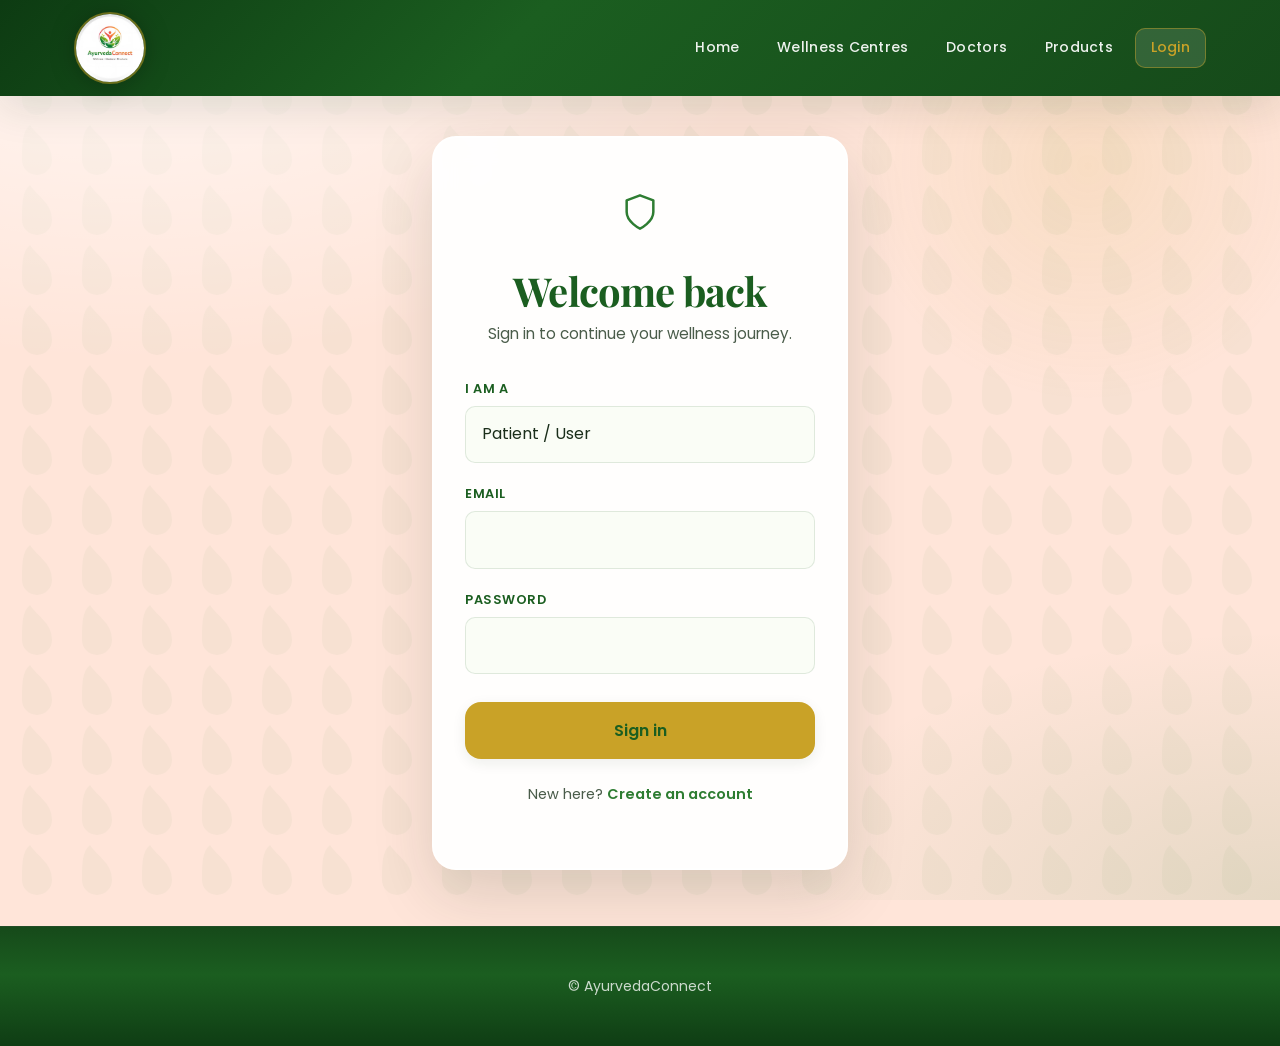
<file: frontend/admin-dashboard.html>
<!DOCTYPE html>
<html lang="en">
  <head>
    <meta charset="UTF-8" /><meta name="viewport" content="width=device-width, initial-scale=1.0" />
    <title>Admin Dashboard — AyurvedaConnect</title>
    <link rel="preconnect" href="https://fonts.googleapis.com" /><link rel="preconnect" href="https://fonts.gstatic.com" crossorigin />
    <link href="https://fonts.googleapis.com/css2?family=Playfair+Display:ital,wght@0,500;0,600;0,700;1,500&family=Poppins:wght@300;400;500;600;700&display=swap" rel="stylesheet" />
    <link rel="stylesheet" href="css/styles.css" /><script src="js/app.js" defer></script>
    <script>
      document.addEventListener('DOMContentLoaded', function() {
        setTimeout(function() {
          if (typeof window.createAdminCharts === 'function') {
            window.createAdminCharts();
          }
          if (typeof window.createUserTypeDistribution === 'function') {
            window.createUserTypeDistribution();
          }
          if (typeof window.createRevenueChart === 'function') {
            window.createRevenueChart();
          }
        }, 500);
      });
    </script>
  </head>
  <body>
    <header class="site-header"><div class="header-inner"><a class="logo" href="index.html"><img class="logo__img" src="assets/logo.png" width="72" height="72" alt="Logo" /><span class="logo__text">AyurvedaConnect</span></a><button type="button" class="nav-toggle" aria-expanded="false" aria-controls="main-nav">Menu</button><nav id="main-nav" class="nav" aria-label="Main"><a href="index.html">Home</a><a href="wellness.html">Wellness Centres</a><a href="doctors.html">Doctors</a><a href="products.html">Products</a><a href="login.html">Login</a></nav></div></header>
    <aside id="sidebar" class="sidebar"><div class="sidebar__brand">Admin Panel</div><nav class="sidebar__nav"></nav></aside>
    <button id="sidebar-toggle" title="Toggle Sidebar"><svg width="20" height="20" viewBox="0 0 24 24" fill="none" stroke="currentColor" stroke-width="2" stroke-linecap="round" stroke-linejoin="round"><line x1="3" y1="12" x2="21" y2="12"/><line x1="3" y1="6" x2="21" y2="6"/><line x1="3" y1="18" x2="21" y2="18"/></svg></button>
    <main id="main-content" class="dashboard-centered">
      <div id="admin-panel">
        <section class="dashboard-welcome"><h1>Admin Dashboard</h1><p>Manage listings, track activity, and approve new registrations.</p></section>
        <div class="dash-stats">
          <div class="dash-stat dash-stat--green"><div class="dash-stat__icon"><svg width="24" height="24" viewBox="0 0 24 24" fill="none" stroke="currentColor" stroke-width="2" stroke-linecap="round" stroke-linejoin="round"><path d="M17 21v-2a4 4 0 00-4-4H5a4 4 0 00-4 4v2"/><circle cx="9" cy="7" r="4"/><path d="M23 21v-2a4 4 0 00-3-3.87"/><path d="M16 3.13a4 4 0 010 7.75"/></svg></div><div class="dash-stat__value" id="admin-stat-users">0</div><div class="dash-stat__label">Total Users</div></div>
          <div class="dash-stat dash-stat--gold"><div class="dash-stat__icon"><svg width="24" height="24" viewBox="0 0 24 24" fill="none" stroke="currentColor" stroke-width="2" stroke-linecap="round" stroke-linejoin="round"><circle cx="12" cy="12" r="10"/><polyline points="12 6 12 12 16 14"/></svg></div><div class="dash-stat__value" id="admin-stat-pending">0</div><div class="dash-stat__label">Pending</div></div>
          <div class="dash-stat dash-stat--violet"><div class="dash-stat__icon"><svg width="24" height="24" viewBox="0 0 24 24" fill="none" stroke="currentColor" stroke-width="2" stroke-linecap="round" stroke-linejoin="round"><polyline points="20 6 9 17 4 12"/></svg></div><div class="dash-stat__value" id="admin-stat-approved">0</div><div class="dash-stat__label">Approved</div></div>
          <div class="dash-stat dash-stat--teal"><div class="dash-stat__icon"><svg width="24" height="24" viewBox="0 0 24 24" fill="none" stroke="currentColor" stroke-width="2" stroke-linecap="round" stroke-linejoin="round"><rect x="1" y="3" width="15" height="13"/><polygon points="16 8 20 8 23 11 23 16 16 16 16 8"/><circle cx="5.5" cy="18.5" r="2.5"/><circle cx="18.5" cy="18.5" r="2.5"/></svg></div><div class="dash-stat__value" id="admin-stat-orders">0</div><div class="dash-stat__label">Orders</div></div>
        </div>
        <section class="dash-section"><h2 class="dash-section__title">Pending Approvals</h2><div id="admin-pending" class="dash-cards"></div></section>
        
        <!-- Enhanced Admin Analytics -->
        <section class="dash-section">
          <h2 class="dash-section__title">System Analytics</h2>
          <div class="progress-rings">
            <div class="progress-ring">
              <div id="admin-user-growth"></div>
            </div>
            <div class="progress-ring">
              <div id="admin-revenue-growth"></div>
            </div>
            <div class="progress-ring">
              <div id="admin-satisfaction"></div>
            </div>
          </div>
        </section>

        <!-- User Distribution Chart -->
        <section class="dash-section">
          <div id="user-type-chart"></div>
        </section>

        <!-- Revenue Chart -->
        <section class="dash-section">
          <div id="revenue-chart"></div>
        </section>
        
        <section class="dash-section"><h2 class="dash-section__title">Activity Log</h2><div id="admin-activity" class="dash-cards"></div></section>
      </div>
    </main>
    <footer class="site-footer"><p class="footer-copy">&copy; AyurvedaConnect</p></footer>
  </body>
</html>
</file>
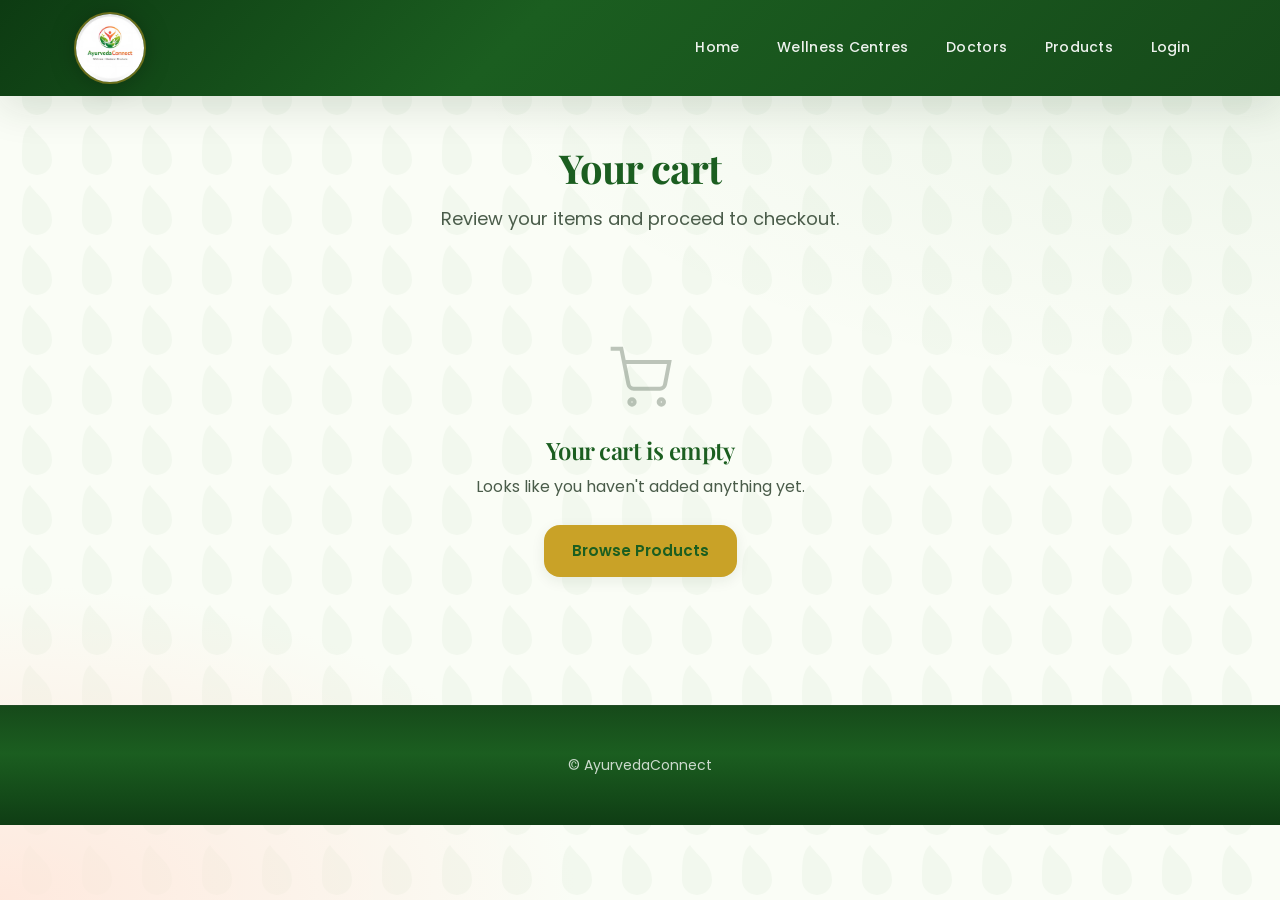
<file: frontend/cart.html>
<!DOCTYPE html>
<html lang="en">
  <head>
    <meta charset="UTF-8" /><meta name="viewport" content="width=device-width, initial-scale=1.0" />
    <title>Your Cart — AyurvedaConnect</title>
    <link rel="preconnect" href="https://fonts.googleapis.com" /><link rel="preconnect" href="https://fonts.gstatic.com" crossorigin />
    <link href="https://fonts.googleapis.com/css2?family=Playfair+Display:ital,wght@0,500;0,600;0,700;1,500&family=Poppins:wght@300;400;500;600;700&display=swap" rel="stylesheet" />
    <link rel="stylesheet" href="css/styles.css" /><script src="js/app.js" defer></script>
  </head>
  <body>
    <header class="site-header"><div class="header-inner"><a class="logo" href="index.html"><img class="logo__img" src="assets/logo.png" width="72" height="72" alt="Logo" /><span class="logo__text">AyurvedaConnect</span></a><button type="button" class="nav-toggle" aria-expanded="false" aria-controls="main-nav">Menu</button><nav id="main-nav" class="nav" aria-label="Main"><a href="index.html">Home</a><a href="wellness.html">Wellness Centres</a><a href="doctors.html">Doctors</a><a href="products.html">Products</a><a href="login.html">Login</a></nav></div></header>
    <main>
      <header class="page-header"><h1 class="page-title">Your cart</h1><p class="lead">Review your items and proceed to checkout.</p></header>
      <div class="cart-container">
        <div id="cart-items" class="cart-items"><p class="cart-empty-msg">Your cart is empty.</p></div>
        <div class="cart-summary" id="cart-summary" style="display: none;">
          <div class="cart-summary__card">
            <h2 class="cart-summary__title">Order Summary</h2>
            <div class="cart-summary__row"><span>Subtotal</span><span id="cart-subtotal">₹0</span></div>
            <div class="cart-summary__row"><span>Shipping</span><span class="cart-summary__free">Free</span></div>
            <div class="cart-summary__divider"></div>
            <div class="cart-summary__row cart-summary__total"><span>Total</span><span id="cart-total">₹0</span></div>
            <button id="checkout-btn" class="btn btn--gold btn--block">Place Order</button>
            <button id="clear-cart-btn" class="btn btn--outline-dark btn--block" style="margin-top: 0.75rem;">Clear Cart</button>
            <a href="products.html" class="cart-summary__continue">&larr; Continue shopping</a>
          </div>
        </div>
        <div id="cart-empty" class="cart-empty">
          <div class="cart-empty__icon" aria-hidden="true"><svg viewBox="0 0 24 24" fill="none" stroke="currentColor" stroke-width="1.5" width="64" height="64"><circle cx="9" cy="21" r="1"/><circle cx="20" cy="21" r="1"/><path d="M1 1h4l2.68 13.39a2 2 0 002 1.61h9.72a2 2 0 002-1.61L23 6H6"/></svg></div>
          <h2>Your cart is empty</h2>
          <p>Looks like you haven't added anything yet.</p>
          <a href="products.html" class="btn btn--gold">Browse Products</a>
        </div>
      </div>
    </main>
    <footer class="site-footer"><p class="footer-copy">&copy; AyurvedaConnect</p></footer>
  </body>
</html>
</file>
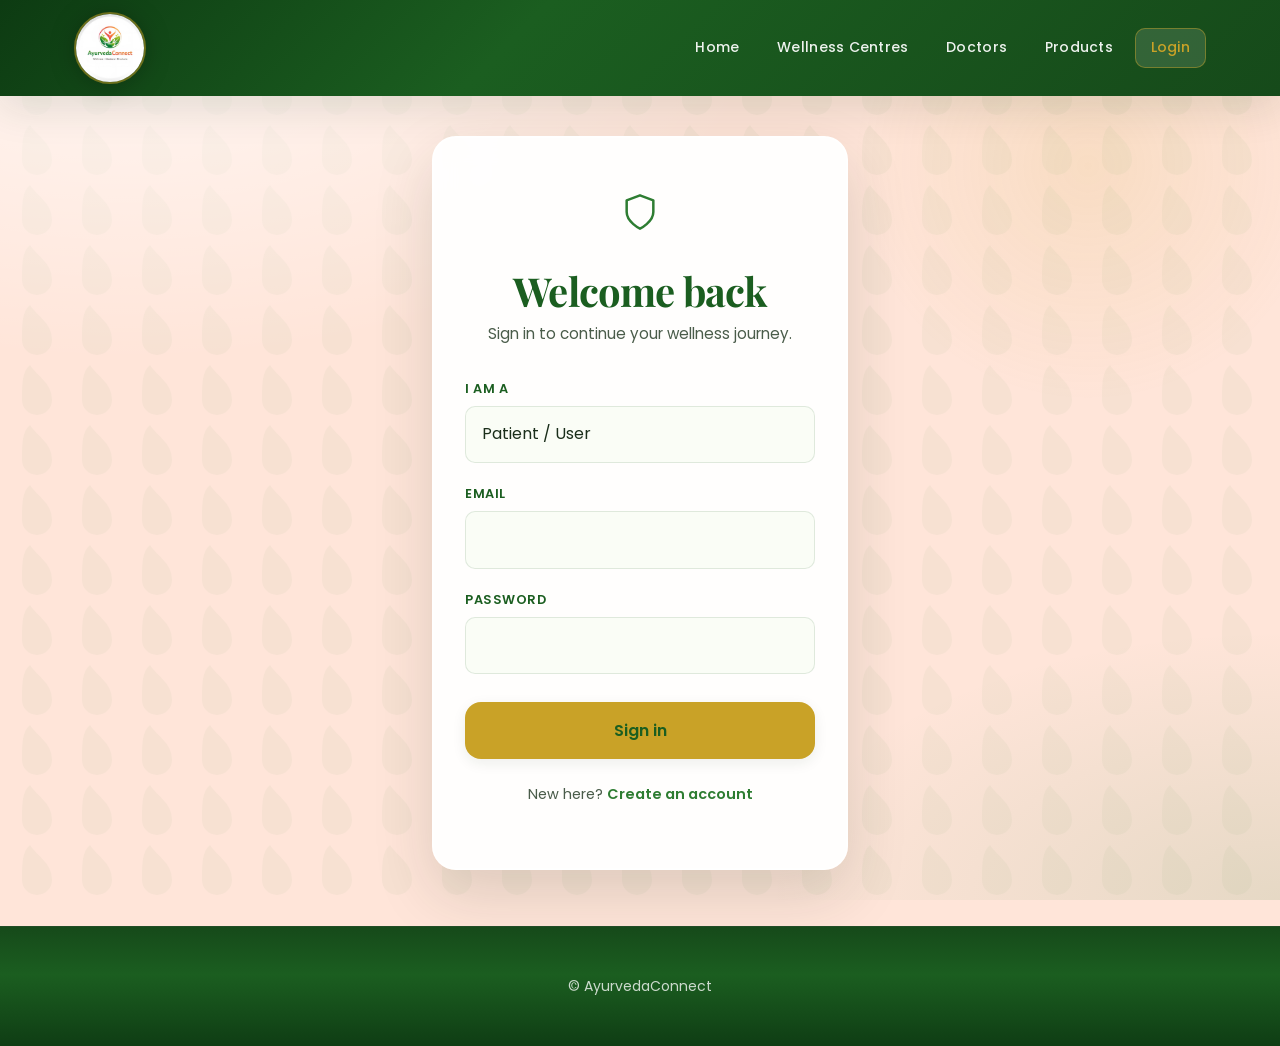
<file: frontend/dashboard.html>
<!DOCTYPE html>
<html lang="en">
  <head>
    <meta charset="UTF-8" /><meta name="viewport" content="width=device-width, initial-scale=1.0" />
    <title>Dashboard — AyurvedaConnect</title>
    <link rel="preconnect" href="https://fonts.googleapis.com" /><link rel="preconnect" href="https://fonts.gstatic.com" crossorigin />
    <link href="https://fonts.googleapis.com/css2?family=Playfair+Display:ital,wght@0,500;0,600;0,700;1,500&family=Poppins:wght@300;400;500;600;700&display=swap" rel="stylesheet" />
    <link rel="stylesheet" href="css/styles.css" /><script src="js/app.js" defer></script>
    <script>
      document.addEventListener('DOMContentLoaded', function() {
        // Initialize dashboard enhancements after a short delay
        setTimeout(function() {
          if (typeof window.createCircularProgress === 'function') {
            window.createCircularProgress("wellness-progress", 75, "Wellness Score");
            window.createCircularProgress("health-progress", 60, "Health Goals");
            window.createCircularProgress("activity-progress", 85, "Activity Level");
          }
          if (typeof window.createActivityTimeline === 'function') {
            window.createActivityTimeline();
          }

          if (typeof window.createMiniCalendar === 'function') {
            window.createMiniCalendar();
          }
        }, 500);
      });
    </script>
  </head>
  <body>
    <header class="site-header"><div class="header-inner"><a class="logo" href="index.html"><img class="logo__img" src="assets/logo.png" width="72" height="72" alt="Logo" /><span class="logo__text">AyurvedaConnect</span></a><button type="button" class="nav-toggle" aria-expanded="false" aria-controls="main-nav">Menu</button><nav id="main-nav" class="nav" aria-label="Main"><a href="index.html">Home</a><a href="wellness.html">Wellness Centres</a><a href="doctors.html">Doctors</a><a href="products.html">Products</a><a href="login.html">Login</a></nav></div></header>

    <aside id="sidebar" class="sidebar"><div class="sidebar__brand">Patient</div><nav class="sidebar__nav"></nav></aside>
    <button id="sidebar-toggle" title="Toggle Sidebar">
      <svg width="20" height="20" viewBox="0 0 24 24" fill="none" stroke="currentColor" stroke-width="2" stroke-linecap="round" stroke-linejoin="round"><line x1="3" y1="12" x2="21" y2="12"/><line x1="3" y1="6" x2="21" y2="6"/><line x1="3" y1="18" x2="21" y2="18"/></svg>
    </button>
    <main id="main-content" class="dashboard-centered">
      <section class="dashboard-welcome" aria-labelledby="dash-welcome"><h1 id="dash-welcome">Welcome back</h1><p>Your personalized wellness dashboard — track progress, manage appointments, and explore.</p></section>

      <section class="user-info-card" aria-labelledby="profile-heading">
        <div class="user-info-card__avatar" aria-hidden="true">A</div>
        <div class="user-info-card__details"><h2 id="profile-heading">Your Profile</h2><p>Loading your details…</p></div>
      </section>

      <div class="dash-stats">
        <div class="dash-stat dash-stat--green"><div class="dash-stat__icon"><svg width="24" height="24" viewBox="0 0 24 24" fill="none" stroke="currentColor" stroke-width="2"><circle cx="12" cy="4" r="2"/><path d="M12 6v6"/><path d="M6 18l3-6h6l3 6"/></svg></div><div class="dash-stat__value" id="stat-streak">0</div><div class="dash-stat__label">Day Streak</div></div>
        <div class="dash-stat dash-stat--gold"><div class="dash-stat__icon"><svg width="24" height="24" viewBox="0 0 24 24" fill="none" stroke="currentColor" stroke-width="2" stroke-linecap="round" stroke-linejoin="round"><rect x="1" y="3" width="15" height="13"/><polygon points="16 8 20 8 23 11 23 16 16 16 16 8"/><circle cx="5.5" cy="18.5" r="2.5"/><circle cx="18.5" cy="18.5" r="2.5"/></svg></div><div class="dash-stat__value" id="stat-orders">0</div><div class="dash-stat__label">Orders</div></div>
        <div class="dash-stat dash-stat--violet"><div class="dash-stat__icon"><svg width="24" height="24" viewBox="0 0 24 24" fill="none" stroke="currentColor" stroke-width="2" stroke-linecap="round" stroke-linejoin="round"><rect x="3" y="4" width="18" height="18" rx="2" ry="2"/><line x1="16" y1="2" x2="16" y2="6"/><line x1="8" y1="2" x2="8" y2="6"/><line x1="3" y1="10" x2="21" y2="10"/></svg></div><div class="dash-stat__value" id="stat-appointments">0</div><div class="dash-stat__label">Appointments</div></div>
        <div class="dash-stat dash-stat--teal"><div class="dash-stat__icon"><svg width="24" height="24" viewBox="0 0 24 24" fill="none" stroke="currentColor" stroke-width="2" stroke-linecap="round" stroke-linejoin="round"><path d="M20.84 4.61a5.5 5.5 0 00-7.78 0L12 5.67l-1.06-1.06a5.5 5.5 0 00-7.78 7.78l1.06 1.06L12 21.23l7.78-7.78 1.06-1.06a5.5 5.5 0 000-7.78z"/></svg></div><div class="dash-stat__value">72</div><div class="dash-stat__label">Wellness Score</div></div>
      </div>

      <section class="dash-section">
        <h2 class="dash-section__title">Track My Orders</h2>
        <p class="dash-section__subtitle">Real-time status of your orders</p>
        <div id="order-tracking" class="order-tracking-container"><div class="card"><p class="note">No orders to track. <a href="products.html">Shop products</a></p></div></div>
      </section>

      <section class="dash-section">
        <h2 class="dash-section__title">Today's Yoga & Wellness</h2>
        <div class="dash-yoga">
          <div class="dash-yoga__pose">
            <img src="https://thumbs.dreamstime.com/z/silhouette-yoga-pose-sunrise-symbolizing-peace-silhouette-yoga-pose-sunrise-symbolizing-peace-balance-312222120.jpg" alt="Yoga pose" class="dash-yoga__img" />
            <div class="dash-yoga__info">
              <h3>Pose of the Day: Vrikshasana (Tree Pose)</h3>
              <p>Improves balance, strengthens legs, and opens hips. Hold for 30 seconds on each side.</p>
              <div class="dash-yoga__tags"><span class="tag tag--green">Balance</span><span class="tag tag--gold">Beginner</span><span class="tag tag--violet">5 min</span></div>
            </div>
          </div>
          <div class="dash-yoga__progress">
            <h3>Weekly Progress</h3>
            <div class="progress-rings">
              <div class="progress-ring">
                <div id="wellness-progress"></div>
              </div>
              <div class="progress-ring">
                <div id="health-progress"></div>
              </div>
              <div class="progress-ring">
                <div id="activity-progress"></div>
              </div>
            </div>
          </div>
        </div>
      </section>



      <!-- Activity Timeline Section -->
      <section class="dash-section">
        <h2 class="dash-section__title">Recent Activity</h2>
        <div id="activity-timeline"></div>
      </section>

      <!-- Mini Calendar Section -->
      <section class="dash-section">
        <h2 class="dash-section__title">Appointments Calendar</h2>
        <div id="mini-calendar"></div>
      </section>

      <section class="dash-section"><h2 class="dash-section__title">Upcoming Appointments</h2><div id="dash-appointments" class="dash-cards"><div class="card"><p class="note">No appointments. <a href="doctors.html">Book one now</a></p></div></div></section>
      <section class="dash-section"><h2 class="dash-section__title">Recent Orders</h2><div id="dash-orders" class="dash-cards"><div class="card"><p class="note">No orders yet. <a href="products.html">Shop products</a></p></div></div></section>

      <section class="dash-section">
        <h2 class="dash-section__title">Quick Actions</h2>
        <div class="dash-actions">
          <a href="doctors.html" class="dash-action dash-action--green"><span class="dash-action__icon"><svg width="28" height="28" viewBox="0 0 24 24" fill="none" stroke="currentColor" stroke-width="2"><path d="M4.8 2.3A.3.3 0 105 2H4a2 2 0 00-2 2v5a6 6 0 006 6 6 6 0 006-6V4a2 2 0 00-2-2h-1a.2.2 0 10.3.3"/><path d="M8 15v1a6 6 0 006 6 6 6 0 006-6v-4"/><circle cx="20" cy="10" r="2"/></svg></span><span>Browse Doctors</span></a>
          <a href="products.html" class="dash-action dash-action--gold"><span class="dash-action__icon"><svg width="28" height="28" viewBox="0 0 24 24" fill="none" stroke="currentColor" stroke-width="2" stroke-linecap="round" stroke-linejoin="round"><path d="M6 2L3 6v14a2 2 0 002 2h14a2 2 0 002-2V6l-3-4z"/><line x1="3" y1="6" x2="21" y2="6"/><path d="M16 10a4 4 0 01-8 0"/></svg></span><span>Shop Products</span></a>
          <a href="wellness.html" class="dash-action dash-action--violet"><span class="dash-action__icon"><svg width="28" height="28" viewBox="0 0 24 24" fill="none" stroke="currentColor" stroke-width="2" stroke-linecap="round" stroke-linejoin="round"><rect x="4" y="2" width="16" height="20" rx="2" ry="2"/><path d="M9 22v-4h6v4"/><path d="M8 6h.01"/><path d="M16 6h.01"/><path d="M12 6h.01"/><path d="M12 10h.01"/><path d="M12 14h.01"/><path d="M16 10h.01"/><path d="M16 14h.01"/><path d="M8 10h.01"/><path d="M8 14h.01"/></svg></span><span>Wellness Centres</span></a>
          <a href="cart.html" class="dash-action dash-action--teal"><span class="dash-action__icon"><svg width="28" height="28" viewBox="0 0 24 24" fill="none" stroke="currentColor" stroke-width="2" stroke-linecap="round" stroke-linejoin="round"><circle cx="9" cy="21" r="1"/><circle cx="20" cy="21" r="1"/><path d="M1 1h4l2.68 13.39a2 2 0 002 1.61h9.72a2 2 0 002-1.61L23 6H6"/></svg></span><span>View Cart</span></a>
        </div>
      </section>
    </main>
    <footer class="site-footer"><p class="footer-copy">&copy; AyurvedaConnect &middot; Wellness rooted in nature</p></footer>
  </body>
</html>
</file>
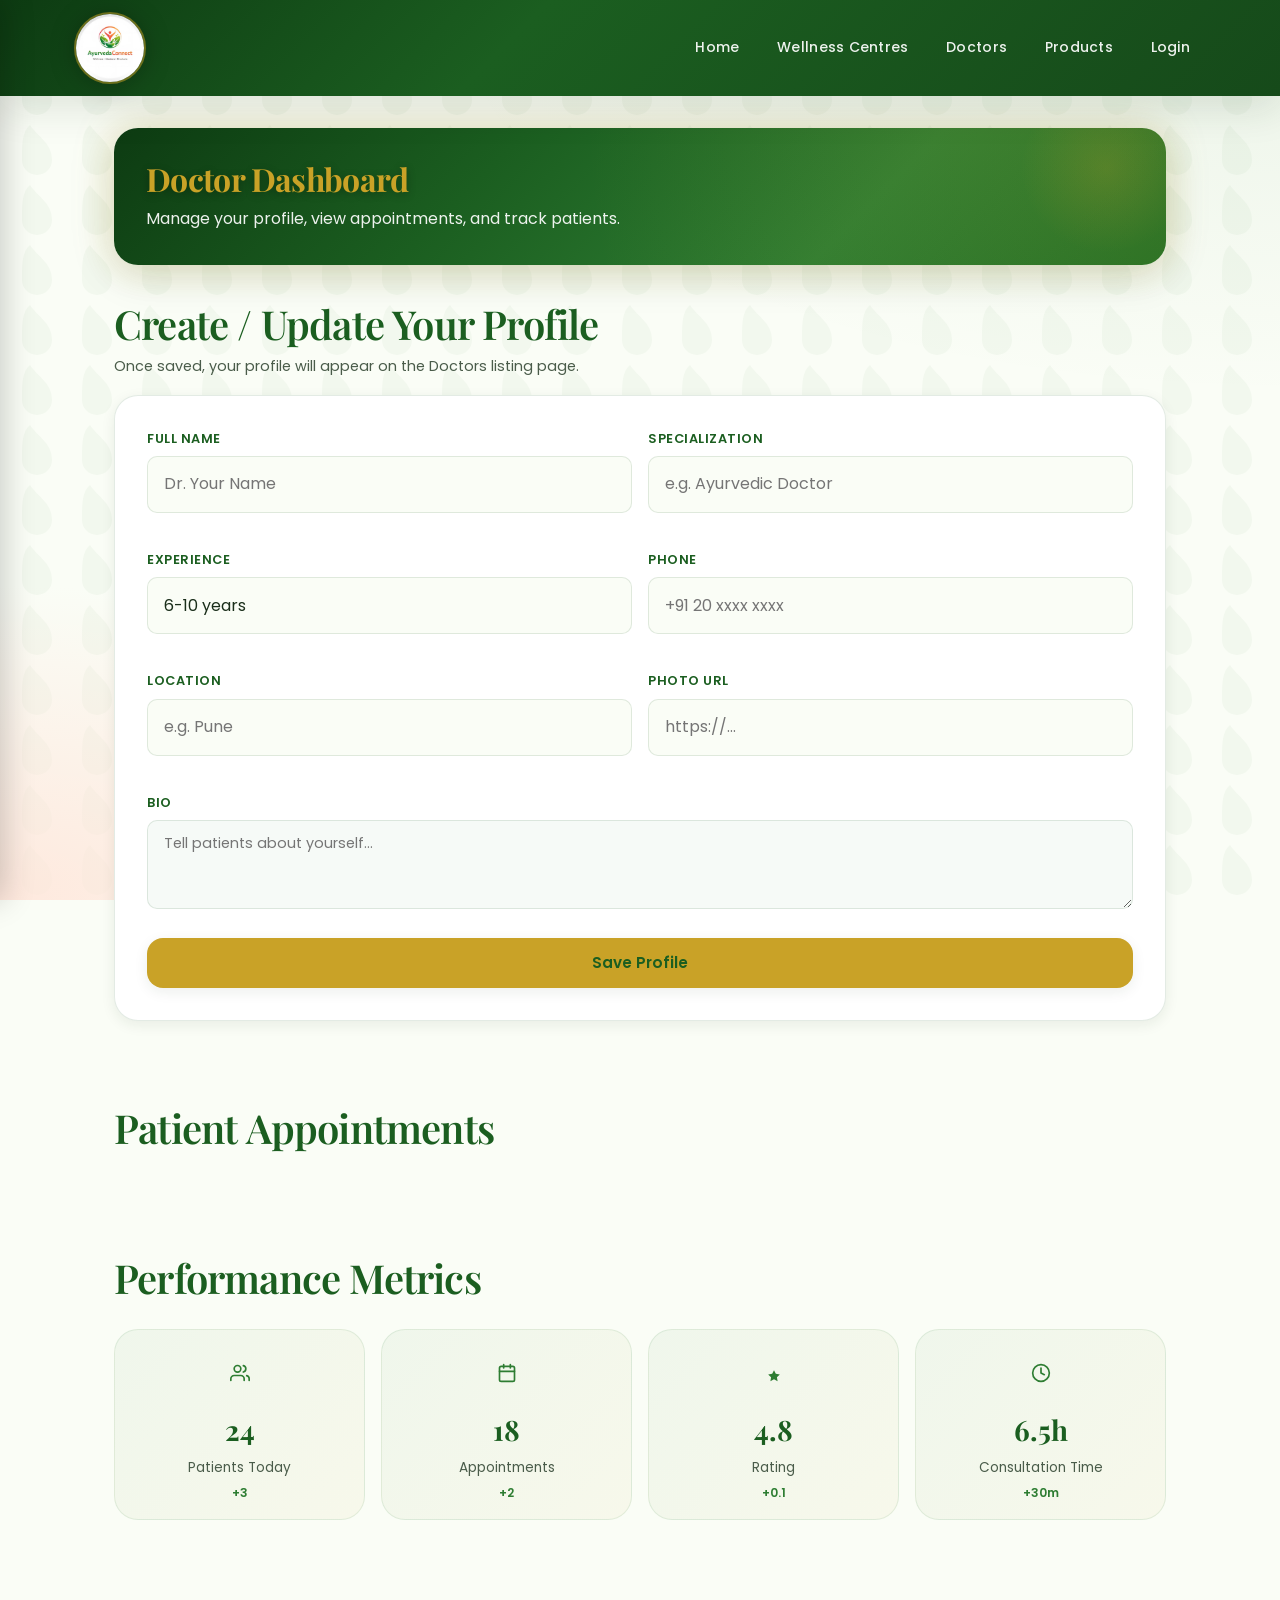
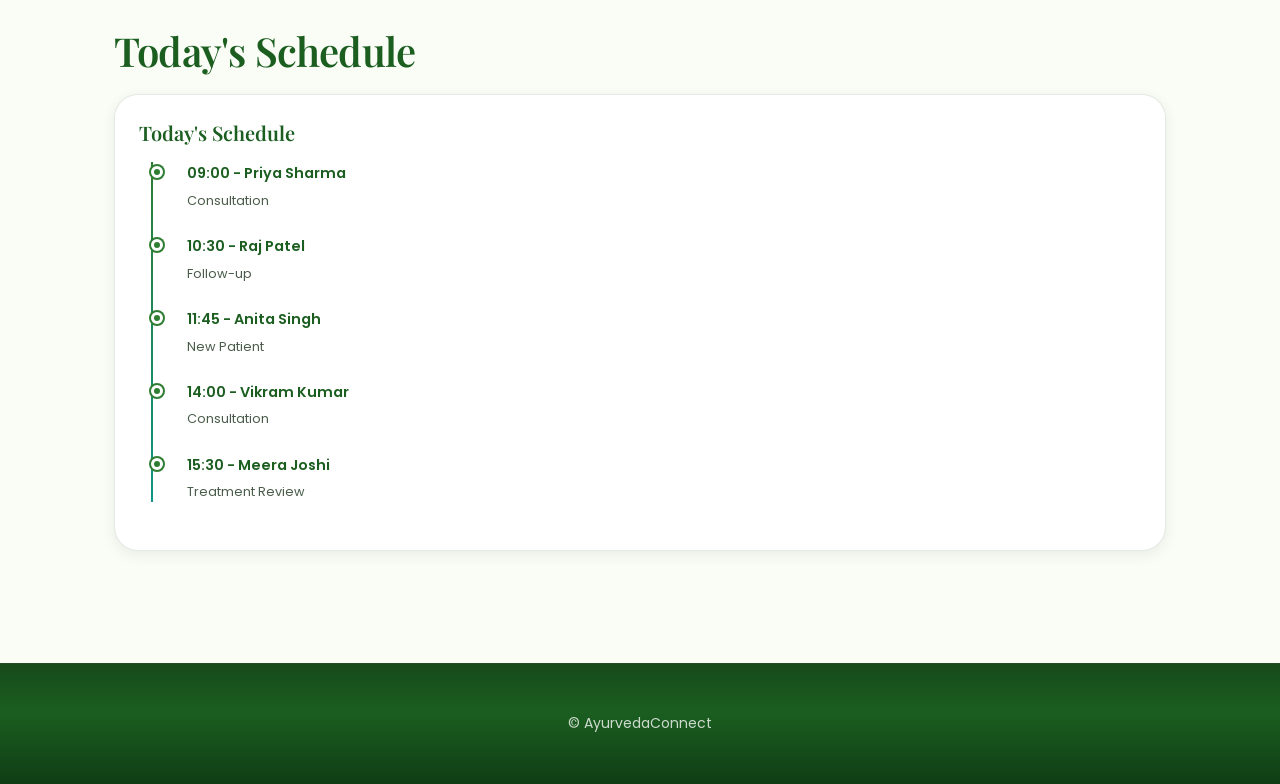
<file: frontend/doctor-dashboard.html>
<!DOCTYPE html>
<html lang="en">
  <head>
    <meta charset="UTF-8" /><meta name="viewport" content="width=device-width, initial-scale=1.0" />
    <title>Doctor Dashboard — AyurvedaConnect</title>
    <link rel="preconnect" href="https://fonts.googleapis.com" /><link rel="preconnect" href="https://fonts.gstatic.com" crossorigin />
    <link href="https://fonts.googleapis.com/css2?family=Playfair+Display:ital,wght@0,500;0,600;0,700;1,500&family=Poppins:wght@300;400;500;600;700&display=swap" rel="stylesheet" />
    <link rel="stylesheet" href="css/styles.css" /><script src="js/app.js" defer></script>
    <script>
      document.addEventListener('DOMContentLoaded', function() {
        setTimeout(function() {
          if (typeof window.createDoctorMetrics === 'function') {
            window.createDoctorMetrics();
          }

          if (typeof window.createAppointmentCalendar === 'function') {
            window.createAppointmentCalendar();
          }
        }, 500);
      });
    </script>
  </head>
  <body>
    <header class="site-header"><div class="header-inner"><a class="logo" href="index.html"><img class="logo__img" src="assets/logo.png" width="72" height="72" alt="Logo" /><span class="logo__text">AyurvedaConnect</span></a><button type="button" class="nav-toggle" aria-expanded="false" aria-controls="main-nav">Menu</button><nav id="main-nav" class="nav" aria-label="Main"><a href="index.html">Home</a><a href="wellness.html">Wellness Centres</a><a href="doctors.html">Doctors</a><a href="products.html">Products</a><a href="login.html">Login</a></nav></div></header>
    <aside id="sidebar" class="sidebar"><div class="sidebar__brand">Doctor Panel</div><nav class="sidebar__nav"></nav></aside>
    <button id="sidebar-toggle" title="Toggle Sidebar"><svg width="20" height="20" viewBox="0 0 24 24" fill="none" stroke="currentColor" stroke-width="2"><line x1="3" y1="12" x2="21" y2="12"/><line x1="3" y1="6" x2="21" y2="6"/><line x1="3" y1="18" x2="21" y2="18"/></svg></button>
    <main id="main-content" class="dashboard-centered">
      <div id="doctor-panel">
        <section class="dashboard-welcome"><h1>Doctor Dashboard</h1><p>Manage your profile, view appointments, and track patients.</p></section>

        <section class="dash-section">
          <h2 class="dash-section__title">Create / Update Your Profile</h2>
          <p class="dash-section__subtitle">Once saved, your profile will appear on the Doctors listing page.</p>
          <div class="book-form">
            <form id="doctor-profile-form" class="form-stack">
              <div class="form-row">
                <div><label for="doc-name">Full Name</label><input type="text" id="doc-name" placeholder="Dr. Your Name" required /></div>
                <div><label for="doc-spec">Specialization</label><input type="text" id="doc-spec" placeholder="e.g. Ayurvedic Doctor" required /></div>
              </div>
              <div class="form-row">
                <div><label for="doc-exp">Experience</label><select id="doc-exp"><option value="0-2">0-2 years</option><option value="3-5">3-5 years</option><option value="6-10" selected>6-10 years</option><option value="10+">10+ years</option></select></div>
                <div><label for="doc-phone">Phone</label><input type="text" id="doc-phone" placeholder="+91 20 xxxx xxxx" /></div>
              </div>
              <div class="form-row">
                <div><label for="doc-location">Location</label><input type="text" id="doc-location" placeholder="e.g. Pune" /></div>
                <div><label for="doc-image">Photo URL</label><input type="text" id="doc-image" placeholder="https://..." /></div>
              </div>
              <div><label for="doc-bio">Bio</label><textarea id="doc-bio" rows="3" placeholder="Tell patients about yourself..."></textarea></div>
              <button type="submit" class="btn btn--gold btn--block">Save Profile</button>
            </form>
          </div>
        </section>

        <section class="dash-section"><h2 class="dash-section__title">Patient Appointments</h2><div id="doctor-appointments" class="dash-cards"></div></section>
        
        <!-- Enhanced Doctor Analytics -->
        <section class="dash-section">
          <h2 class="dash-section__title">Performance Metrics</h2>
          <div id="doctor-metrics"></div>
        </section>



        <!-- Today's Schedule -->
        <section class="dash-section">
          <h2 class="dash-section__title">Today's Schedule</h2>
          <div id="appointment-calendar"></div>
        </section>
      </div>
    </main>
    <footer class="site-footer"><p class="footer-copy">&copy; AyurvedaConnect</p></footer>
  </body>
</html>
</file>
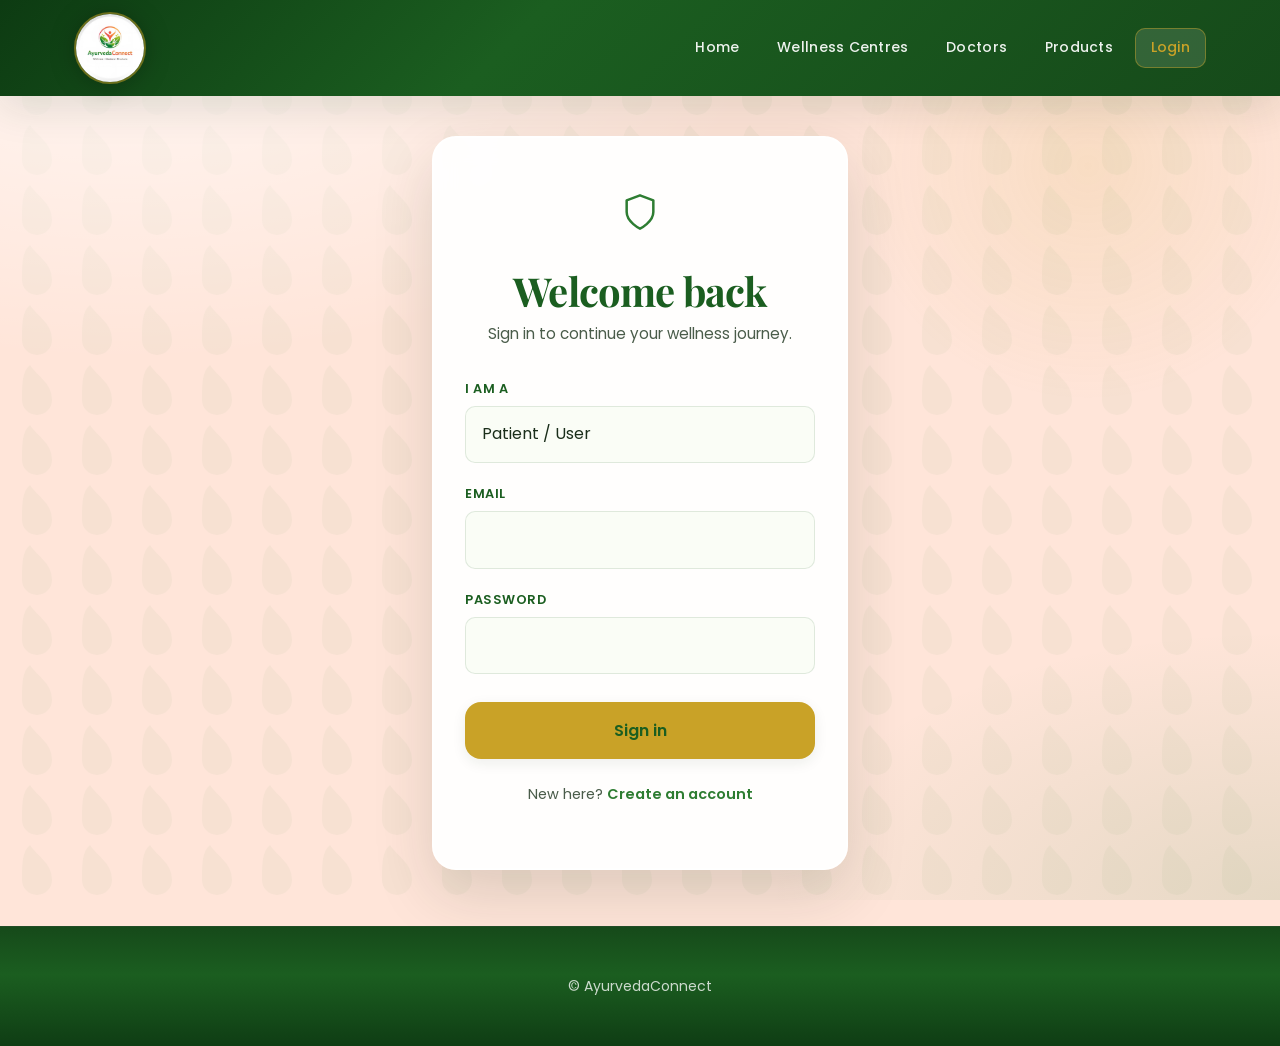
<file: frontend/login.html>
<!DOCTYPE html>
<html lang="en">
  <head>
    <meta charset="UTF-8" /><meta name="viewport" content="width=device-width, initial-scale=1.0" />
    <title>Login — AyurvedaConnect</title>
    <link rel="preconnect" href="https://fonts.googleapis.com" /><link rel="preconnect" href="https://fonts.gstatic.com" crossorigin />
    <link href="https://fonts.googleapis.com/css2?family=Playfair+Display:ital,wght@0,500;0,600;0,700;1,500&family=Poppins:wght@300;400;500;600;700&display=swap" rel="stylesheet" />
    <link rel="stylesheet" href="css/styles.css" /><script src="js/app.js" defer></script>
  </head>
  <body class="auth-body">
    <header class="site-header"><div class="header-inner"><a class="logo" href="index.html"><img class="logo__img" src="assets/logo.png" width="72" height="72" alt="Logo" /><span class="logo__text">AyurvedaConnect</span></a><button type="button" class="nav-toggle" aria-expanded="false" aria-controls="main-nav">Menu</button><nav id="main-nav" class="nav" aria-label="Main"><a href="index.html">Home</a><a href="wellness.html">Wellness Centres</a><a href="doctors.html">Doctors</a><a href="products.html">Products</a><a href="login.html">Login</a></nav></div></header>
    <main class="auth-main">
      <div class="auth-card">
        <div class="auth-card__decoration" aria-hidden="true">
          <span class="auth-card__leaf"><svg width="40" height="40" viewBox="0 0 24 24" fill="none" stroke="var(--color-forest)" stroke-width="1.5" stroke-linecap="round" stroke-linejoin="round"><path d="M12 22s8-4 8-10V5l-8-3-8 3v7c0 6 8 10 8 10z"/></svg></span>
        </div>
        <h1 class="page-title">Welcome back</h1>
        <p class="lead">Sign in to continue your wellness journey.</p>
        <form id="login-form" class="form-stack" onsubmit="return false;">
          <div>
            <label for="user-role">I am a</label>
            <select id="user-role">
              <option value="patient">Patient / User</option>
              <option value="doctor">Doctor</option>
              <option value="seller">Product Seller</option>
              <option value="wellness">Wellness Centre</option>
              <option value="admin">Admin</option>
            </select>
          </div>
          <div><label for="email">Email</label><input id="email" type="email" autocomplete="email" required /></div>
          <div><label for="password">Password</label><input id="password" type="password" autocomplete="current-password" required /></div>
          <button type="submit" class="btn btn--gold btn--block">Sign in</button>
        </form>

        <form id="otp-form" class="form-stack" style="display: none;" onsubmit="return false;">
          <p id="otp-msg" style="font-size: 0.95rem; margin-bottom: 0.5rem; color: var(--color-forest); font-weight: 500;">Email Verified. Two-Factor Authentication required.</p>
          
          <div id="otp-phone-step">
            <label for="otp-phone">Enter Mobile Number to receive OTP</label>
            <div style="display:flex; gap:0.5rem">
              <input id="otp-phone" type="tel" placeholder="e.g. 9876543210" required style="flex:1" />
              <button type="button" id="btn-send-otp" class="btn btn--outline-dark">Send OTP</button>
            </div>
            <button type="button" class="btn-back-login" class="btn btn--secondary btn--sm" style="margin-top: 0.5rem; background: transparent; border: none; text-decoration: underline; cursor: pointer; color: #4a5c4a; padding: 0;">&larr; Back to Email Login</button>
          </div>

          <div id="otp-code-step" style="display: none;">
            <label for="otp-code">Enter 6-Digit Code</label>
            <input id="otp-code" type="text" placeholder="------" pattern="\d{6}" maxlength="6" style="letter-spacing:0.5em; text-align:center; font-size:1.25rem; font-weight:600;" />
            <div style="display:flex; gap:0.5rem; margin-top: 1rem;">
              <button type="button" class="btn-back-login" class="btn btn--outline-dark" style="flex:1">Cancel</button>
              <button type="submit" id="btn-verify-otp" class="btn btn--gold" style="flex:2">Verify & Login</button>
            </div>
          </div>
        </form>

        <p class="note" style="margin-top: 1.5rem">New here? <a href="signup.html">Create an account</a></p>
      </div>
    </main>
    <footer class="site-footer"><p class="footer-copy">&copy; AyurvedaConnect</p></footer>
  </body>
</html>
</file>
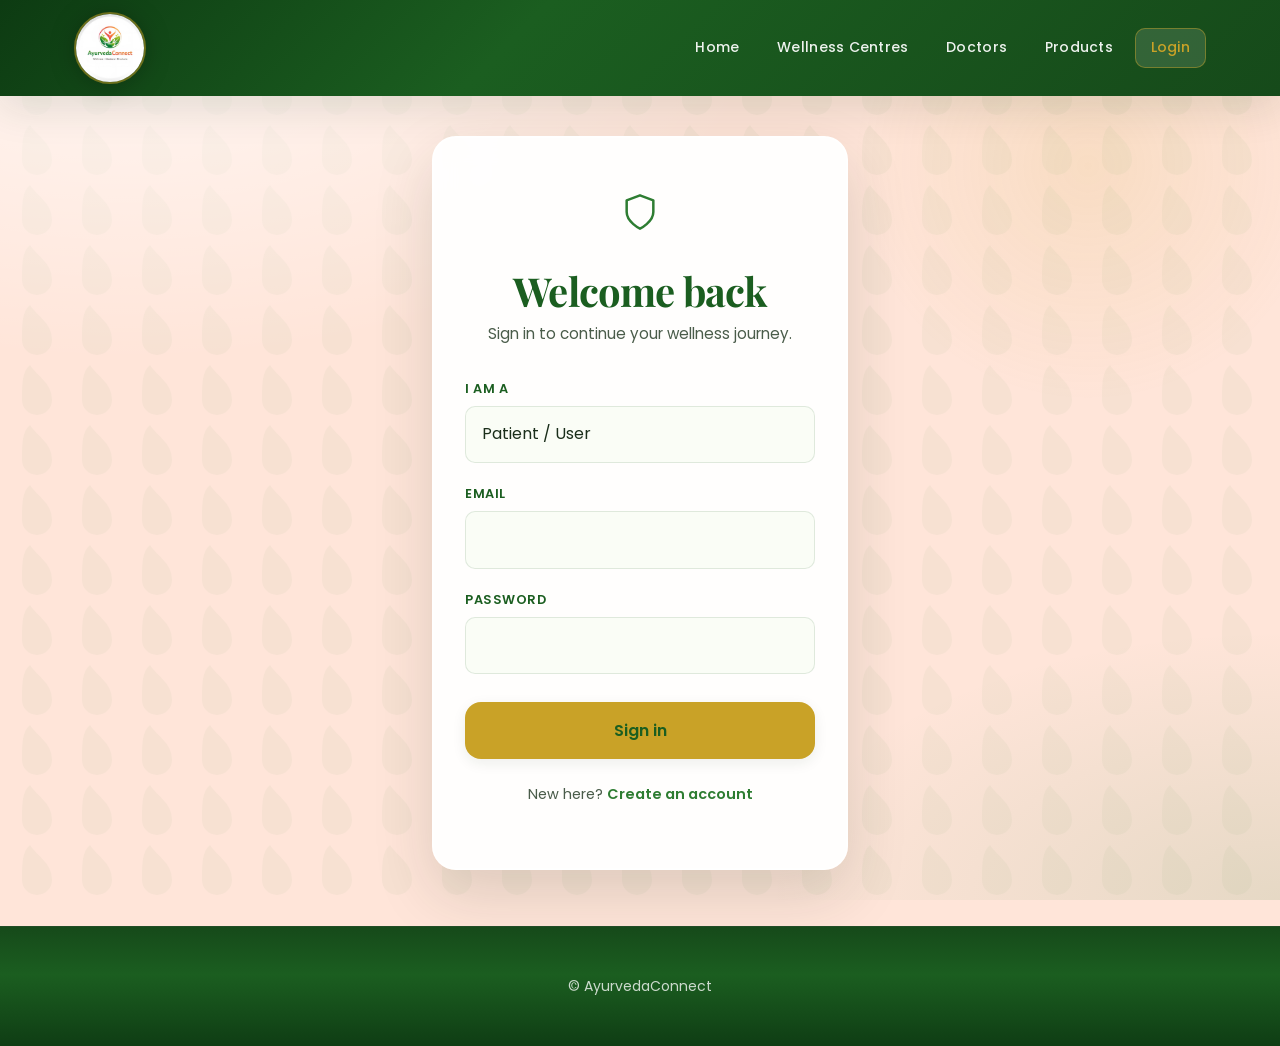
<file: frontend/seller-dashboard.html>
<!DOCTYPE html>
<html lang="en">
  <head>
    <meta charset="UTF-8" /><meta name="viewport" content="width=device-width, initial-scale=1.0" />
    <title>Seller Dashboard — AyurvedaConnect</title>
    <link rel="preconnect" href="https://fonts.googleapis.com" /><link rel="preconnect" href="https://fonts.gstatic.com" crossorigin />
    <link href="https://fonts.googleapis.com/css2?family=Playfair+Display:ital,wght@0,500;0,600;0,700;1,500&family=Poppins:wght@300;400;500;600;700&display=swap" rel="stylesheet" />
    <link rel="stylesheet" href="css/styles.css" /><script src="js/app.js" defer></script>
  </head>
  <body>
    <header class="site-header"><div class="header-inner"><a class="logo" href="index.html"><img class="logo__img" src="assets/logo.png" width="72" height="72" alt="Logo" /><span class="logo__text">AyurvedaConnect</span></a><button type="button" class="nav-toggle" aria-expanded="false" aria-controls="main-nav">Menu</button><nav id="main-nav" class="nav" aria-label="Main"><a href="index.html">Home</a><a href="wellness.html">Wellness Centres</a><a href="doctors.html">Doctors</a><a href="products.html">Products</a><a href="login.html">Login</a></nav></div></header>
    <aside id="sidebar" class="sidebar"><div class="sidebar__brand">Seller Panel</div><nav class="sidebar__nav"></nav></aside>
    <button id="sidebar-toggle" title="Toggle Sidebar"><svg width="20" height="20" viewBox="0 0 24 24" fill="none" stroke="currentColor" stroke-width="2" stroke-linecap="round" stroke-linejoin="round"><line x1="3" y1="12" x2="21" y2="12"/><line x1="3" y1="6" x2="21" y2="6"/><line x1="3" y1="18" x2="21" y2="18"/></svg></button>
    <main id="main-content" class="dashboard-centered">
      <div id="seller-panel">
        <section class="dashboard-welcome"><h1>Seller Dashboard</h1><p>Manage your product listings.</p></section>
        <div class="book-form" style="margin-bottom:2rem">
          <h2>Add New Product</h2>
          <form id="add-product-form" class="form-stack">
            <div><label for="prod-name">Product Name</label><input type="text" id="prod-name" required /></div>
            <div class="form-row"><div><label for="prod-price">Price (₹)</label><input type="text" id="prod-price" required /></div><div><label for="prod-desc">Description</label><input type="text" id="prod-desc" required /></div></div>
            <button type="submit" class="btn btn--gold btn--block">Submit for Approval</button>
          </form>
        </div>
        <section class="dash-section"><h2 class="dash-section__title">Your Products</h2><div id="seller-products" class="dash-cards"></div></section>
      </div>
    </main>
    <footer class="site-footer"><p class="footer-copy">&copy; AyurvedaConnect</p></footer>
  </body>
</html>
</file>
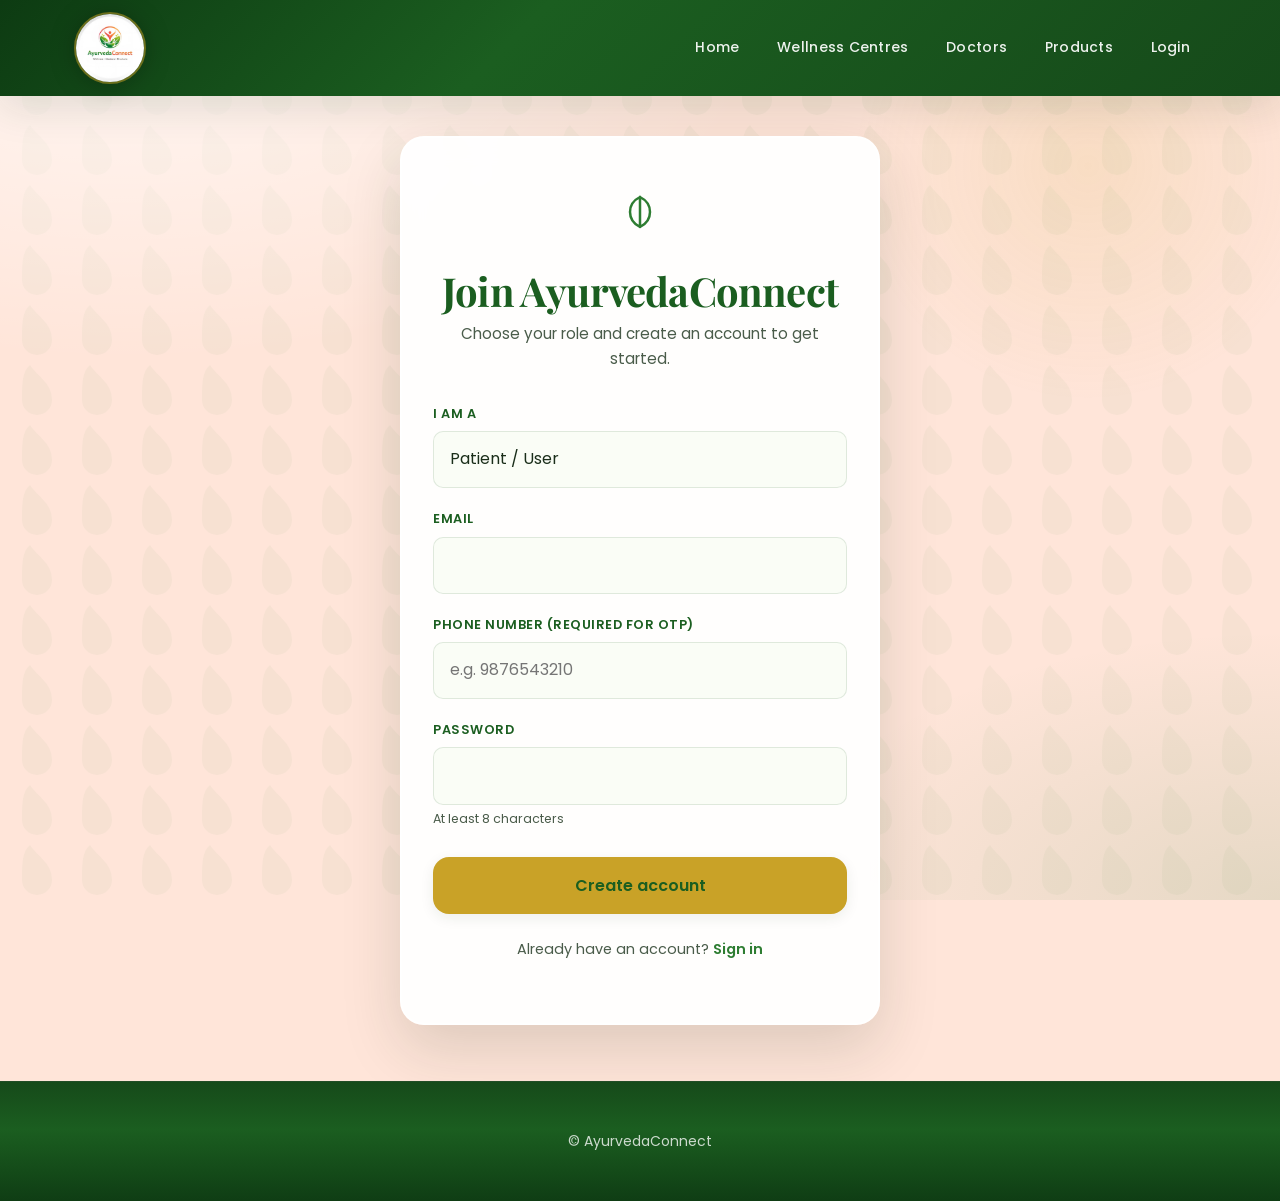
<file: frontend/signup.html>
<!DOCTYPE html>
<html lang="en">
  <head>
    <meta charset="UTF-8" /><meta name="viewport" content="width=device-width, initial-scale=1.0" />
    <title>Sign up — AyurvedaConnect</title>
    <link rel="preconnect" href="https://fonts.googleapis.com" /><link rel="preconnect" href="https://fonts.gstatic.com" crossorigin />
    <link href="https://fonts.googleapis.com/css2?family=Playfair+Display:ital,wght@0,500;0,600;0,700;1,500&family=Poppins:wght@300;400;500;600;700&display=swap" rel="stylesheet" />
    <link rel="stylesheet" href="css/styles.css" /><script src="js/app.js" defer></script>
  </head>
  <body class="auth-body">
    <header class="site-header"><div class="header-inner"><a class="logo" href="index.html"><img class="logo__img" src="assets/logo.png" width="72" height="72" alt="Logo" /><span class="logo__text">AyurvedaConnect</span></a><button type="button" class="nav-toggle" aria-expanded="false" aria-controls="main-nav">Menu</button><nav id="main-nav" class="nav" aria-label="Main"><a href="index.html">Home</a><a href="wellness.html">Wellness Centres</a><a href="doctors.html">Doctors</a><a href="products.html">Products</a><a href="login.html">Login</a></nav></div></header>
    <main class="auth-main">
      <div class="auth-card auth-card--wide">
        <div class="auth-card__decoration" aria-hidden="true">
          <span class="auth-card__leaf"><svg width="40" height="40" viewBox="0 0 24 24" fill="none" stroke="var(--color-forest)" stroke-width="1.5" stroke-linecap="round" stroke-linejoin="round"><path d="M12 3v18M12 3c-4 2-6 5-6 9s2 7 6 9M12 3c4 2 6 5 6 9s-2 7-6 9"/></svg></span>
        </div>
        <h1 class="page-title">Join AyurvedaConnect</h1>
        <p class="lead">Choose your role and create an account to get started.</p>
        <form id="signup-form" class="form-stack" action="#" method="post" onsubmit="return false;">
          <div>
            <label for="user-type">I am a</label>
            <select id="user-type" name="user_type" required>
              <option value="patient">Patient / User</option>
              <option value="doctor">Doctor</option>
              <option value="seller">Product Seller</option>
              <option value="wellness">Wellness Centre</option>
              <option value="admin">Admin</option>
            </select>
          </div>
          <div><label for="email">Email</label><input id="email" type="email" name="email" autocomplete="email" required /></div>
          <div><label for="phone">Phone Number (Required for OTP)</label><input id="phone" type="tel" name="phone" placeholder="e.g. 9876543210" pattern="\d{10,15}" required /></div>
          <div><label for="password">Password</label><input id="password" type="password" name="password" autocomplete="new-password" required minlength="8" /><span class="form-hint">At least 8 characters</span></div>
          <button type="submit" class="btn btn--gold btn--block">Create account</button>
        </form>
        <p class="note">Already have an account? <a href="login.html">Sign in</a></p>
      </div>
    </main>
    <footer class="site-footer"><p class="footer-copy">&copy; AyurvedaConnect</p></footer>
  </body>
</html>
</file>
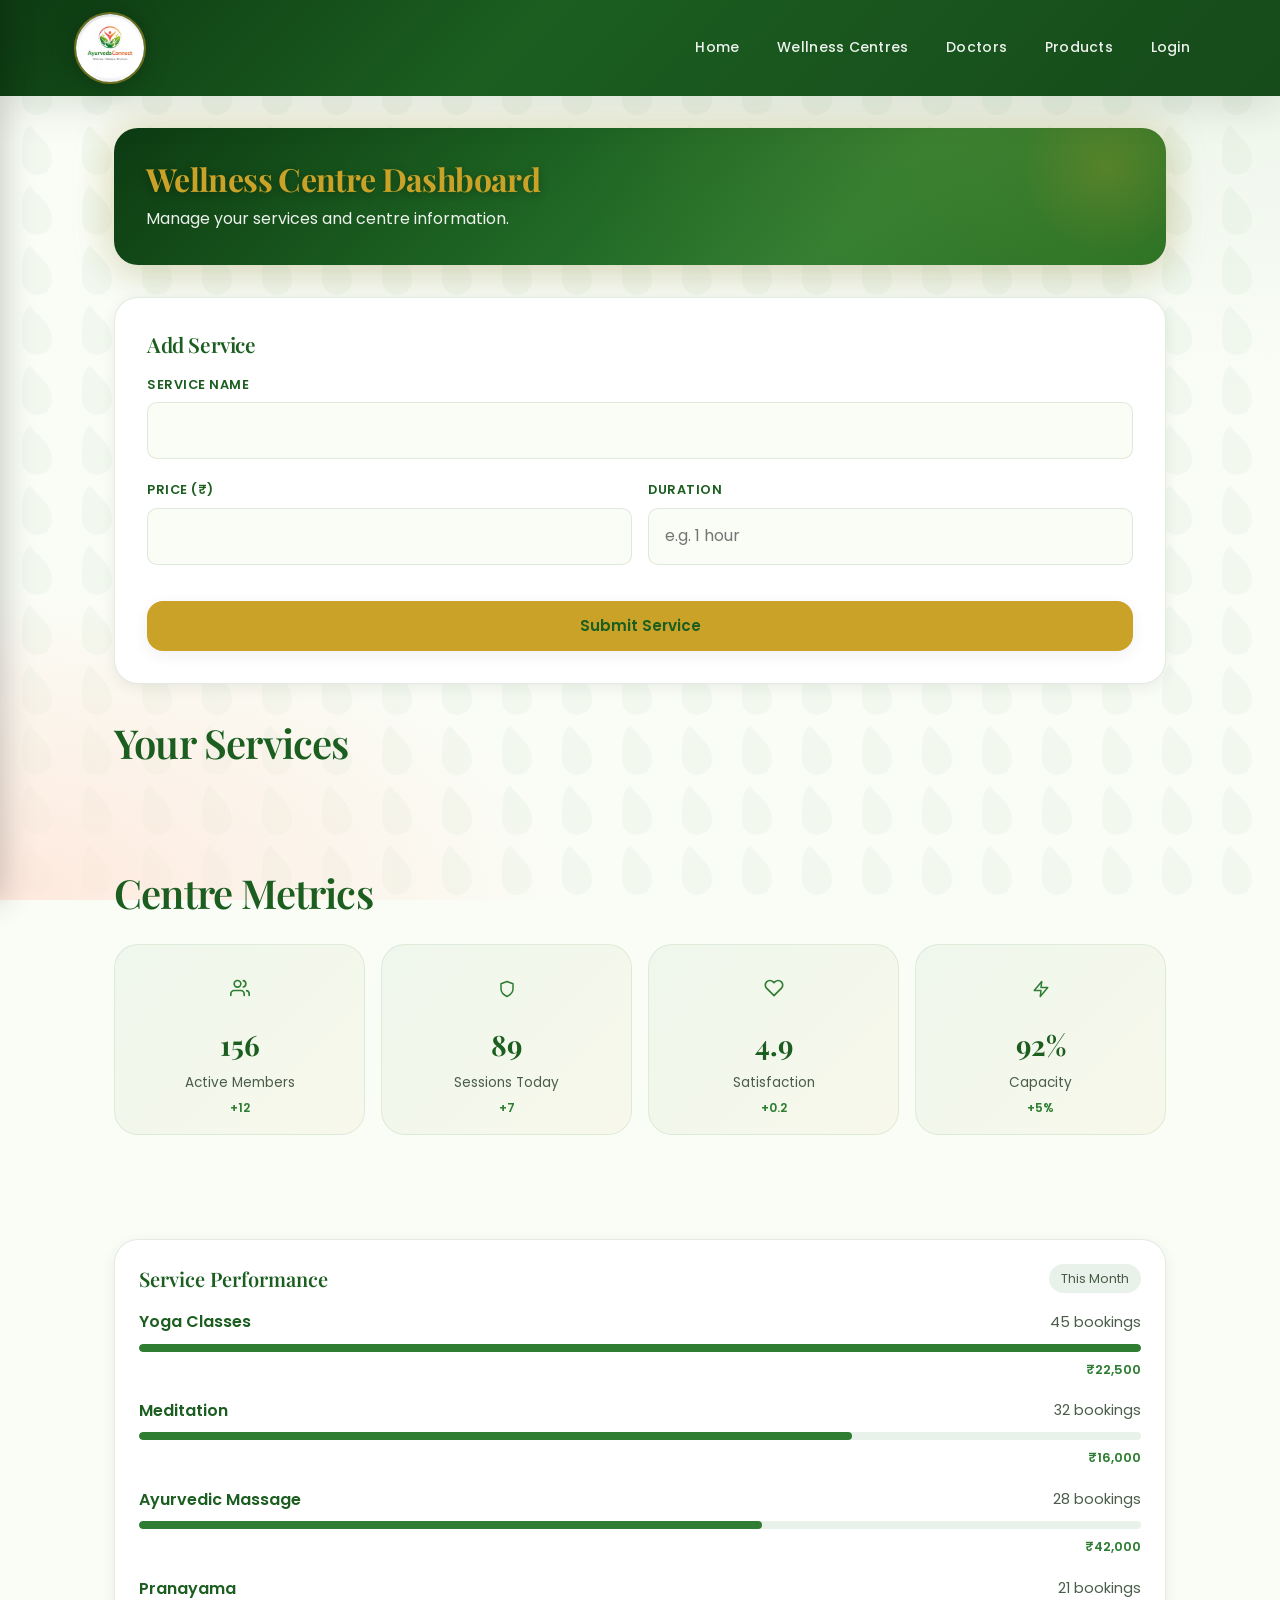
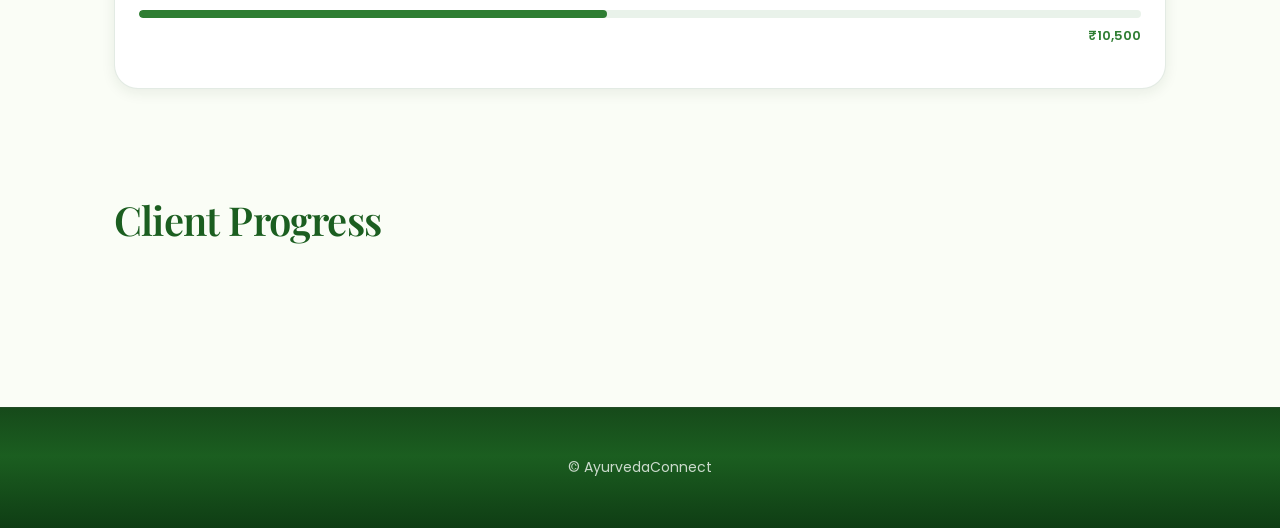
<file: frontend/wellness-dashboard.html>
<!DOCTYPE html>
<html lang="en">
  <head>
    <meta charset="UTF-8" /><meta name="viewport" content="width=device-width, initial-scale=1.0" />
    <title>Wellness Centre Dashboard — AyurvedaConnect</title>
    <link rel="preconnect" href="https://fonts.googleapis.com" /><link rel="preconnect" href="https://fonts.gstatic.com" crossorigin />
    <link href="https://fonts.googleapis.com/css2?family=Playfair+Display:ital,wght@0,500;0,600;0,700;1,500&family=Poppins:wght@300;400;500;600;700&display=swap" rel="stylesheet" />
    <link rel="stylesheet" href="css/styles.css" /><script src="js/app.js" defer></script>
    <script>
      document.addEventListener('DOMContentLoaded', function() {
        setTimeout(function() {
          if (typeof window.createWellnessMetrics === 'function') {
            window.createWellnessMetrics();
          }
          if (typeof window.createServiceAnalytics === 'function') {
            window.createServiceAnalytics();
          }
          if (typeof window.createClientProgress === 'function') {
            window.createClientProgress();
          }
        }, 500);
      });
    </script>
  </head>
  <body>
    <header class="site-header"><div class="header-inner"><a class="logo" href="index.html"><img class="logo__img" src="assets/logo.png" width="72" height="72" alt="Logo" /><span class="logo__text">AyurvedaConnect</span></a><button type="button" class="nav-toggle" aria-expanded="false" aria-controls="main-nav">Menu</button><nav id="main-nav" class="nav" aria-label="Main"><a href="index.html">Home</a><a href="wellness.html">Wellness Centres</a><a href="doctors.html">Doctors</a><a href="products.html">Products</a><a href="login.html">Login</a></nav></div></header>
    <aside id="sidebar" class="sidebar"><div class="sidebar__brand">Centre Panel</div><nav class="sidebar__nav"></nav></aside>
    <button id="sidebar-toggle" title="Toggle Sidebar"><svg width="20" height="20" viewBox="0 0 24 24" fill="none" stroke="currentColor" stroke-width="2" stroke-linecap="round" stroke-linejoin="round"><line x1="3" y1="12" x2="21" y2="12"/><line x1="3" y1="6" x2="21" y2="6"/><line x1="3" y1="18" x2="21" y2="18"/></svg></button>
    <main id="main-content" class="dashboard-centered">
      <div id="wellness-panel">
        <section class="dashboard-welcome"><h1>Wellness Centre Dashboard</h1><p>Manage your services and centre information.</p></section>
        <div class="book-form" style="margin-bottom:2rem">
          <h2>Add Service</h2>
          <form id="add-service-form" class="form-stack">
            <div><label for="svc-name">Service Name</label><input type="text" id="svc-name" required /></div>
            <div class="form-row"><div><label for="svc-price">Price (₹)</label><input type="text" id="svc-price" required /></div><div><label for="svc-duration">Duration</label><input type="text" id="svc-duration" placeholder="e.g. 1 hour" required /></div></div>
            <button type="submit" class="btn btn--gold btn--block">Submit Service</button>
          </form>
        </div>
        <section class="dash-section"><h2 class="dash-section__title">Your Services</h2><div id="wellness-services-list" class="dash-cards"></div></section>
        
        <!-- Enhanced Wellness Analytics -->
        <section class="dash-section">
          <h2 class="dash-section__title">Centre Metrics</h2>
          <div id="wellness-metrics"></div>
        </section>

        <!-- Service Analytics -->
        <section class="dash-section">
          <div id="service-analytics"></div>
        </section>

        <!-- Client Progress -->
        <section class="dash-section">
          <h2 class="dash-section__title">Client Progress</h2>
          <div class="progress-rings">
            <div class="progress-ring">
              <div id="member-retention"></div>
            </div>
            <div class="progress-ring">
              <div id="class-attendance"></div>
            </div>
            <div class="progress-ring">
              <div id="wellness-goals"></div>
            </div>
          </div>
        </section>
      </div>
    </main>
    <footer class="site-footer"><p class="footer-copy">&copy; AyurvedaConnect</p></footer>
  </body>
</html>
</file>
<file: frontend/css/styles.css>
/**
 * AyurvedaConnect — Premium wellness UI
 * Theme: Ayurveda, nature, sustainability, natural living
 */

:root {
  --color-dark-green: #1b5e20;
  --color-forest: #2e7d32;
  --color-peach: #ffe5d9;
  --color-cream: #fafdf6;
  --color-gold: #c9a227;
  --color-gold-hover: #b08f1f;
  --color-accent-orange: #e65100;
  --color-indigo: #4a148c;
  --color-violet: #7c43bd;
  --color-violet-soft: rgba(124, 67, 189, 0.08);
  --color-amber: #f59e0b;
  --color-amber-soft: rgba(245, 158, 11, 0.12);
  --color-teal: #0d9488;
  --color-rose: #e11d48;
  --color-white: #ffffff;
  --color-text: #1a2e1a;
  --color-text-muted: #4a5c4a;
  --color-border: rgba(27, 94, 32, 0.12);

  /* Spacing scale (4px base) */
  --space-1: 0.25rem;
  --space-2: 0.5rem;
  --space-3: 0.75rem;
  --space-4: 1rem;
  --space-5: 1.5rem;
  --space-6: 2rem;
  --space-7: 3rem;
  --space-8: 4rem;
  --space-9: 5rem;

  /* Typography scale */
  --text-xs: 0.75rem;
  --text-sm: 0.875rem;
  --text-base: 1rem;
  --text-lg: 1.125rem;
  --text-xl: 1.25rem;
  --text-2xl: 1.5rem;
  --text-3xl: clamp(1.8rem, 4vw, 2.5rem);
  --text-4xl: clamp(2.25rem, 5vw, 3.25rem);
  --text-hero: clamp(2.5rem, 6vw, 4.25rem);
  --leading-tight: 1.2;
  --leading-snug: 1.35;
  --leading-normal: 1.65;
  --tracking-tight: -0.02em;
  --tracking-wide: 0.04em;

  --font-display: "Playfair Display", Georgia, serif;
  --font-body: "Poppins", system-ui, sans-serif;

  --radius-sm: 10px;
  --radius-md: 16px;
  --radius-lg: 24px;
  --radius-full: 9999px;

  --shadow-sm: 0 4px 14px rgba(27, 46, 26, 0.08);
  --shadow-md: 0 12px 40px rgba(27, 46, 26, 0.12);
  --shadow-lg: 0 24px 60px rgba(27, 46, 26, 0.15);
  --shadow-hover: 0 20px 50px rgba(27, 94, 32, 0.18);
  --shadow-glow: 0 0 40px rgba(201, 162, 39, 0.25);

  --transition: 0.3s cubic-bezier(0.22, 1, 0.36, 1);
  --transition-slow: 0.55s cubic-bezier(0.22, 1, 0.36, 1);
  --max-width: 1180px;

  /* Subtle organic pattern (SVG) */
  --pattern-leaf: url("data:image/svg+xml,%3Csvg xmlns='http://www.w3.org/2000/svg' width='60' height='60' viewBox='0 0 60 60'%3E%3Cpath fill='%232e7d32' fill-opacity='0.04' d='M30 5c8 12 22 18 22 35a15 15 0 01-30 0C22 23 22 12 30 5z'/%3E%3C/svg%3E");
}

*,
*::before,
*::after {
  box-sizing: border-box;
}

html {
  font-size: 100%;
  -webkit-text-size-adjust: 100%;
  scroll-behavior: smooth;
}

body {
  margin: 0;
  min-height: 100vh;
  font-family: var(--font-body);
  font-weight: 400;
  font-size: var(--text-base);
  color: var(--color-text);
  line-height: var(--leading-normal);
  background-color: var(--color-cream);
  background-image: radial-gradient(
      ellipse 120% 80% at 100% 0%,
      rgba(46, 125, 50, 0.07),
      transparent 55%
    ),
    radial-gradient(ellipse 90% 70% at 0% 100%, rgba(255, 229, 217, 0.85), transparent 50%),
    var(--pattern-leaf);
  background-size: auto, auto, 60px 60px;
  background-attachment: fixed;
}

/* Typography hierarchy */
h1:not(.hero__title),
.page-title {
  font-family: var(--font-display);
  font-weight: 700;
  line-height: var(--leading-tight);
  letter-spacing: var(--tracking-tight);
  color: var(--color-dark-green);
}

h2 {
  font-family: var(--font-display);
  font-weight: 600;
  line-height: var(--leading-snug);
  letter-spacing: var(--tracking-tight);
  color: var(--color-dark-green);
}

h3 {
  font-family: var(--font-display);
  font-weight: 600;
  line-height: var(--leading-snug);
}

@keyframes fade-up {
  from {
    opacity: 0;
    transform: translateY(1.25rem);
  }
  to {
    opacity: 1;
    transform: translateY(0);
  }
}

@keyframes fade-in {
  from {
    opacity: 0;
  }
  to {
    opacity: 1;
  }
}

@keyframes float-soft {
  0%,
  100% {
    transform: translateY(0);
  }
  50% {
    transform: translateY(-6px);
  }
}

@keyframes shimmer-glow {
  0%,
  100% {
    opacity: 0.35;
  }
  50% {
    opacity: 0.55;
  }
}

@keyframes pulse-soft {
  0%, 100% {
    transform: scale(1);
  }
  50% {
    transform: scale(1.04);
  }
}

@keyframes rotate-slow {
  from { transform: rotate(0deg); }
  to { transform: rotate(360deg); }
}

a {
  color: var(--color-forest);
  text-decoration: none;
  transition: color var(--transition);
}

a:hover {
  color: var(--color-dark-green);
}

img {
  max-width: 100%;
  height: auto;
  display: block;
}

/* ——— Sticky navbar — dark green, white text ——— */
.site-header {
  background: linear-gradient(180deg, var(--color-dark-green) 0%, #164a1a 100%);
  box-shadow: var(--shadow-md);
  position: sticky;
  top: 0;
  z-index: 200;
}

.header-inner {
  max-width: var(--max-width);
  margin: 0 auto;
  padding: var(--space-3) var(--space-5);
  display: flex;
  align-items: center;
  justify-content: space-between;
  gap: var(--space-4);
  flex-wrap: wrap;
}

.site-header {
  background: linear-gradient(135deg, #0d3b12 0%, var(--color-dark-green) 40%, #164a1a 100%);
}

.logo {
  display: flex;
  align-items: center;
  text-decoration: none;
  transition: transform var(--transition), filter var(--transition);
  line-height: 0;
}

.logo:hover {
  transform: scale(1.02);
  filter: brightness(1.06);
  text-decoration: none;
}

.logo:focus-visible {
  outline: 2px solid var(--color-gold);
  outline-offset: 4px;
  border-radius: var(--radius-sm);
}

.logo__img {
  height: 72px;
  width: 72px;
  object-fit: cover;
  border-radius: 50%;
  filter: drop-shadow(0 2px 12px rgba(0, 0, 0, 0.25));
  flex-shrink: 0;
  border: 2px solid rgba(201, 162, 39, 0.5);
  transition: transform var(--transition), border-color var(--transition);
}

.logo:hover .logo__img {
  border-color: var(--color-gold);
}

.logo__text {
  font-family: var(--font-display);
  font-size: 1.55rem;
  font-weight: 700;
  margin-left: 0.75rem;
  color: var(--color-white);
  letter-spacing: var(--tracking-tight);
  background: linear-gradient(135deg, var(--color-white) 0%, var(--color-gold) 100%);
  -webkit-background-clip: text;
  -webkit-text-fill-color: transparent;
  background-clip: text;
}

@media (max-width: 480px) {
  .logo__img {
    height: 44px;
    width: 44px;
  }
  .logo__text {
    font-size: 1.2rem;
  }
}

.nav-toggle {
  display: none;
  background: rgba(255, 255, 255, 0.15);
  color: var(--color-white);
  border: 1px solid rgba(255, 255, 255, 0.35);
  padding: 0.5rem 1rem;
  border-radius: var(--radius-sm);
  font-family: var(--font-body);
  font-size: 0.875rem;
  font-weight: 600;
  cursor: pointer;
  transition: background var(--transition), border-color var(--transition);
}

.nav-toggle:hover {
  background: rgba(255, 255, 255, 0.25);
}

.nav {
  display: flex;
  align-items: center;
  gap: 0.35rem;
  flex-wrap: wrap;
}

.nav a {
  display: inline-block;
  padding: var(--space-2) var(--space-4);
  border-radius: var(--radius-sm);
  color: rgba(255, 255, 255, 0.92);
  text-decoration: none;
  font-weight: 500;
  font-size: var(--text-sm);
  letter-spacing: 0.02em;
  transition: background var(--transition), color var(--transition), transform var(--transition);
}

.nav a:hover {
  background: rgba(255, 255, 255, 0.14);
  color: var(--color-white);
  text-decoration: none;
  transform: translateY(-1px);
}

.nav a[aria-current="page"] {
  background: rgba(255, 255, 255, 0.12);
  color: var(--color-white);
  text-decoration: none;
}

.nav a[aria-current="page"] {
  box-shadow: inset 0 0 0 1px rgba(201, 162, 39, 0.45);
  color: var(--color-gold);
}

@media (max-width: 768px) {
  .nav-toggle {
    display: block;
  }

  .nav {
    display: none;
    width: 100%;
    flex-direction: column;
    align-items: stretch;
    padding: 0.75rem 0 0;
    border-top: 1px solid rgba(255, 255, 255, 0.12);
    margin-top: 0.5rem;
  }

  .nav.is-open {
    display: flex;
  }

  .nav a {
    text-align: center;
    padding: 0.75rem;
  }
}

/* ——— Main content area ——— */
main {
  max-width: var(--max-width);
  margin: 0 auto;
  padding: var(--space-7) var(--space-5) var(--space-8);
}

main.main--flush {
  max-width: none;
  padding: 0;
}

.page-header {
  text-align: center;
  margin-bottom: var(--space-7);
  padding: 0 var(--space-2);
}

.page-title {
  margin: 0 0 var(--space-3);
  font-size: var(--text-3xl);
}

.lead {
  color: var(--color-text-muted);
  margin: 0 auto;
  max-width: 36rem;
  font-size: var(--text-lg);
  font-weight: 400;
  line-height: var(--leading-normal);
}

/* ——— Hero (home) ——— */
.hero {
  position: relative;
  min-height: min(88vh, 760px);
  display: flex;
  align-items: center;
  justify-content: center;
  padding: var(--space-8) var(--space-5);
  background-color: var(--color-dark-green);
  background-image: url("https://static.vecteezy.com/system/resources/previews/041/446/683/non_2x/ai-generated-mystical-atmosphere-plate-with-herbs-candles-and-crystals-photo.jpg");
  background-size: cover;
  background-position: center;
  overflow: hidden;
}

.hero::before {
  content: "";
  position: absolute;
  width: min(100vw, 560px);
  height: min(100vw, 560px);
  border-radius: 50%;
  background: radial-gradient(circle, rgba(201, 162, 39, 0.22) 0%, transparent 68%);
  top: -18%;
  right: -12%;
  z-index: 0;
  pointer-events: none;
  animation: shimmer-glow 10s ease-in-out infinite;
}

.hero::after {
  content: "";
  position: absolute;
  width: min(80vw, 420px);
  height: min(80vw, 420px);
  border-radius: 50%;
  border: 1px solid rgba(255, 255, 255, 0.12);
  bottom: -8%;
  left: -6%;
  z-index: 0;
  pointer-events: none;
  animation: float-soft 12s ease-in-out infinite;
}

.hero__overlay {
  position: absolute;
  inset: 0;
  background: linear-gradient(
    160deg,
    rgba(27, 94, 32, 0.9) 0%,
    rgba(46, 125, 50, 0.5) 42%,
    rgba(26, 46, 26, 0.82) 100%
  );
  z-index: 0;
}

.hero__content {
  position: relative;
  z-index: 1;
  max-width: 860px;
  text-align: center;
  color: var(--color-white);
}

.hero__logo-wrap {
  margin: 0 auto var(--space-5);
  animation: fade-up 0.75s cubic-bezier(0.22, 1, 0.36, 1) both;
}

.hero__logo-text {
  font-family: var(--font-display);
  font-size: clamp(2.5rem, 6vw, 4rem);
  font-weight: 700;
  color: var(--color-gold);
  letter-spacing: var(--tracking-tight);
  text-shadow: 0 4px 16px rgba(0, 0, 0, 0.4);
}

.hero__title {
  font-family: var(--font-display);
  font-size: var(--text-hero);
  font-weight: 700;
  margin: 0 0 var(--space-4);
  line-height: var(--leading-tight);
  letter-spacing: var(--tracking-tight);
  color: var(--color-white);
  text-shadow: 0 4px 28px rgba(0, 0, 0, 0.35);
  animation: fade-up 0.8s cubic-bezier(0.22, 1, 0.36, 1) 0.08s both;
}

.hero__subtitle {
  font-size: clamp(var(--text-base), 2vw, var(--text-lg));
  font-weight: 400;
  opacity: 0.94;
  margin: 0 0 var(--space-6);
  max-width: 34rem;
  margin-left: auto;
  margin-right: auto;
  line-height: var(--leading-normal);
  animation: fade-up 0.8s cubic-bezier(0.22, 1, 0.36, 1) 0.18s both;
}

.hero__actions {
  display: flex;
  flex-wrap: wrap;
  gap: var(--space-4);
  justify-content: center;
  align-items: center;
  animation: fade-up 0.85s cubic-bezier(0.22, 1, 0.36, 1) 0.28s both;
}

/* Buttons */
.btn {
  display: inline-flex;
  align-items: center;
  justify-content: center;
  padding: 0.85rem 1.75rem;
  border-radius: var(--radius-md);
  font-family: var(--font-body);
  font-weight: 600;
  font-size: 0.95rem;
  cursor: pointer;
  border: none;
  text-decoration: none;
  transition: transform var(--transition), box-shadow var(--transition), background var(--transition),
    color var(--transition);
}

.btn:hover {
  transform: translateY(-3px) scale(1.02);
  text-decoration: none;
}

.btn:active {
  transform: translateY(0);
}

.btn--primary {
  background: var(--color-forest);
  color: var(--color-white);
  box-shadow: var(--shadow-sm);
}

.btn--primary:hover {
  background: var(--color-dark-green);
  box-shadow: var(--shadow-md);
  color: var(--color-white);
}

.btn--gold {
  background: var(--color-gold);
  color: var(--color-dark-green);
  box-shadow: var(--shadow-sm);
}

.btn--gold:hover {
  background: var(--color-gold-hover);
  color: #0d1f0f;
  box-shadow: var(--shadow-md);
}

.btn--outline {
  background: transparent;
  color: var(--color-white);
  border: 2px solid rgba(255, 255, 255, 0.85);
}

.btn--outline:hover {
  background: rgba(255, 255, 255, 0.12);
  border-color: var(--color-white);
  color: var(--color-white);
}

.btn--outline-dark {
  background: transparent;
  color: var(--color-forest);
  border: 2px solid var(--color-forest);
}

.btn--outline-dark:hover {
  background: rgba(46, 125, 50, 0.08);
  color: var(--color-dark-green);
}

.btn--block {
  width: 100%;
}

.btn-secondary {
  background: transparent;
  color: var(--color-forest);
  border: 2px solid var(--color-forest);
}

.btn-secondary:hover {
  background: rgba(46, 125, 50, 0.1);
  color: var(--color-dark-green);
}

/* ——— Benefits section ——— */
.section {
  position: relative;
  padding: var(--space-8) var(--space-5);
  max-width: var(--max-width);
  margin: 0 auto;
}

.section--cream {
  background-image: radial-gradient(ellipse 70% 50% at 50% 0%, rgba(46, 125, 50, 0.08), transparent),
    linear-gradient(180deg, var(--color-cream) 0%, #f3f7ef 55%, var(--color-cream) 100%),
    var(--pattern-leaf);
  background-size: auto, auto, 120px 120px;
  background-attachment: scroll, scroll, fixed;
}

.section--peach {
  background: linear-gradient(165deg, #fff5f0 0%, var(--color-peach) 35%, #ffd4c4 100%);
  position: relative;
  overflow: hidden;
}

.section--peach::before {
  content: "";
  position: absolute;
  inset: 0;
  background-image: radial-gradient(circle at 20% 80%, rgba(46, 125, 50, 0.06), transparent 45%),
    radial-gradient(circle at 85% 20%, rgba(201, 162, 39, 0.1), transparent 40%);
  pointer-events: none;
}

.section--peach > * {
  position: relative;
  z-index: 1;
}

.section__heading {
  font-size: var(--text-3xl);
  text-align: center;
  color: var(--color-dark-green);
  margin: 0 0 var(--space-2);
}

.section__intro {
  text-align: center;
  color: var(--color-text-muted);
  max-width: 560px;
  margin: 0 auto var(--space-7);
  font-size: var(--text-lg);
  line-height: var(--leading-normal);
}

.benefits-grid {
  display: grid;
  grid-template-columns: repeat(auto-fit, minmax(260px, 1fr));
  gap: var(--space-5);
}

.benefit-card {
  background: var(--color-white);
  border-radius: var(--radius-lg);
  padding: var(--space-6) var(--space-5);
  box-shadow: var(--shadow-sm);
  border: 1px solid var(--color-border);
  transition: transform var(--transition), box-shadow var(--transition), border-color var(--transition);
  opacity: 0;
  animation: fade-up 0.7s cubic-bezier(0.22, 1, 0.36, 1) both;
}

.benefit-card:nth-child(1) {
  animation-delay: 0.06s;
}

.benefit-card:nth-child(2) {
  animation-delay: 0.14s;
}

.benefit-card:nth-child(3) {
  animation-delay: 0.22s;
}

.benefit-card:nth-child(4) {
  animation-delay: 0.3s;
}

.benefit-card:hover {
  transform: translateY(-8px);
  box-shadow: var(--shadow-hover);
  border-color: rgba(46, 125, 50, 0.2);
}

.benefit-card__icon {
  width: 56px;
  height: 56px;
  border-radius: 14px;
  background: linear-gradient(145deg, rgba(46, 125, 50, 0.12), rgba(201, 162, 39, 0.15));
  display: flex;
  align-items: center;
  justify-content: center;
  margin-bottom: 1.25rem;
  color: var(--color-forest);
}

.benefit-card__icon svg {
  width: 28px;
  height: 28px;
  transition: transform var(--transition);
}

.benefit-card:hover .benefit-card__icon svg {
  animation: pulse-soft 1.5s ease-in-out infinite;
}

.benefit-card h3 {
  font-family: var(--font-display);
  font-size: 1.2rem;
  margin: 0 0 0.5rem;
  color: var(--color-dark-green);
}

.benefit-card p {
  margin: 0;
  color: var(--color-text-muted);
  font-size: 0.95rem;
  line-height: 1.65;
}

/* ——— Generic cards & grids ——— */
.grid {
  display: grid;
  gap: var(--space-5);
  grid-template-columns: repeat(auto-fill, minmax(280px, 1fr));
}

.card {
  background: var(--color-white);
  border: 1px solid var(--color-border);
  border-radius: var(--radius-lg);
  padding: 1.5rem;
  box-shadow: var(--shadow-sm);
  transition: transform var(--transition), box-shadow var(--transition);
}

.card:hover {
  transform: translateY(-4px);
  box-shadow: var(--shadow-md);
}

.card h2,
.card h3 {
  margin-top: 0;
  font-family: var(--font-display);
  color: var(--color-dark-green);
}

.card p {
  margin: 0.5rem 0 0;
  color: var(--color-text-muted);
  font-size: 0.95rem;
}

/* ——— Auth pages ——— */
body.auth-body {
  min-height: 100vh;
  display: flex;
  flex-direction: column;
  background-color: var(--color-peach);
  background-image: radial-gradient(ellipse 100% 80% at 10% 0%, rgba(255, 255, 255, 0.75), transparent 50%),
    radial-gradient(ellipse 80% 60% at 100% 100%, rgba(46, 125, 50, 0.12), transparent 50%),
    var(--pattern-leaf);
  background-size: auto, auto, 60px 60px;
  background-attachment: fixed;
  position: relative;
}

body.auth-body::before {
  content: "";
  position: fixed;
  width: 40vmax;
  height: 40vmax;
  border-radius: 50%;
  background: radial-gradient(circle, rgba(201, 162, 39, 0.12), transparent 65%);
  top: -10%;
  right: -5%;
  pointer-events: none;
  z-index: 0;
  animation: float-soft 14s ease-in-out infinite;
}

body.auth-body > * {
  position: relative;
  z-index: 1;
}

.auth-main {
  flex: 1;
  display: flex;
  align-items: center;
  justify-content: center;
  padding: 2.5rem 1.5rem 3.5rem;
  max-width: none;
}

.auth-card {
  width: 100%;
  max-width: 440px;
  background: rgba(255, 255, 255, 0.94);
  backdrop-filter: blur(12px);
  -webkit-backdrop-filter: blur(12px);
  border-radius: var(--radius-lg);
  padding: var(--space-7) var(--space-6);
  box-shadow: var(--shadow-lg), 0 0 0 1px rgba(255, 255, 255, 0.6) inset;
  border: 1px solid rgba(255, 255, 255, 0.85);
  animation: fade-up 0.65s cubic-bezier(0.22, 1, 0.36, 1) both;
}

.auth-card--wide {
  max-width: 480px;
}

.auth-card .page-title {
  text-align: center;
  margin-bottom: 0.35rem;
}

.auth-card .lead {
  text-align: center;
  margin-bottom: 2rem;
  font-size: 0.95rem;
}

.form-stack {
  display: flex;
  flex-direction: column;
  gap: 1.25rem;
}

label {
  display: block;
  font-weight: 600;
  font-size: 0.8rem;
  letter-spacing: 0.04em;
  text-transform: uppercase;
  color: var(--color-dark-green);
  margin-bottom: 0.45rem;
}

input[type="text"],
input[type="email"],
input[type="password"],
input[type="tel"] {
  width: 100%;
  padding: 0.9rem 1rem;
  border: 1px solid var(--color-border);
  border-radius: var(--radius-sm);
  font: inherit;
  font-size: 1rem;
  background: var(--color-cream);
  transition: border-color var(--transition), box-shadow var(--transition), background var(--transition);
}

input:hover {
  border-color: rgba(46, 125, 50, 0.35);
}

input:focus {
  outline: none;
  border-color: var(--color-forest);
  background: var(--color-white);
  box-shadow: 0 0 0 4px rgba(46, 125, 50, 0.15);
}

.auth-card .btn--gold {
  margin-top: 0.5rem;
  padding: 1rem;
  font-size: 1rem;
}

.note {
  font-size: 0.9rem;
  color: var(--color-text-muted);
  margin-top: 1.5rem;
  text-align: center;
}

.note a {
  font-weight: 600;
  color: var(--color-forest);
}

.card > .note:first-child {
  margin-top: 0;
}

/* ——— Doctor cards ——— */
.doctor-card {
  background: var(--color-white);
  border-radius: var(--radius-lg);
  overflow: hidden;
  border: 1px solid var(--color-border);
  box-shadow: var(--shadow-sm);
  transition: transform var(--transition), box-shadow var(--transition);
}

.doctor-card:hover {
  transform: scale(1.02) translateY(-4px);
  box-shadow: var(--shadow-hover);
}

.doctor-card__image {
  aspect-ratio: 4 / 3;
  object-fit: cover;
  width: 100%;
}

.doctor-card__body {
  padding: 1.35rem 1.5rem 1.5rem;
}

.doctor-card__name {
  font-family: var(--font-display);
  font-size: 1.2rem;
  margin: 0 0 0.35rem;
  color: var(--color-dark-green);
}

.doctor-card__spec {
  margin: 0;
  font-size: 0.9rem;
  color: var(--color-text-muted);
  font-weight: 500;
}

/* ——— Product cards ——— */
.product-card {
  background: var(--color-white);
  border-radius: var(--radius-lg);
  overflow: hidden;
  border: 1px solid var(--color-border);
  box-shadow: var(--shadow-sm);
  transition: transform var(--transition), box-shadow var(--transition);
  display: flex;
  flex-direction: column;
}

.product-card:hover {
  transform: translateY(-6px);
  box-shadow: var(--shadow-hover);
}

.product-card__image-wrap {
  position: relative;
  aspect-ratio: 1 / 1;
  overflow: hidden;
  background: var(--color-peach);
}

.product-card__image {
  width: 100%;
  height: 100%;
  object-fit: cover;
  transition: transform 0.45s ease;
}

.product-card:hover .product-card__image {
  transform: scale(1.06);
}

.product-card__body {
  padding: 1.35rem 1.5rem 1.5rem;
  flex: 1;
  display: flex;
  flex-direction: column;
}

.product-card__name {
  font-family: var(--font-display);
  font-size: 1.15rem;
  margin: 0 0 0.5rem;
  color: var(--color-dark-green);
}

.product-card__desc {
  font-size: 0.9rem;
  color: var(--color-text-muted);
  margin: 0 0 1rem;
  flex: 1;
}

.product-card__row {
  display: flex;
  align-items: center;
  justify-content: space-between;
  gap: 1rem;
  flex-wrap: wrap;
}

.product-card__price {
  font-family: var(--font-display);
  font-size: 1.35rem;
  font-weight: 700;
  color: var(--color-forest);
}

.product-card__price span {
  font-size: 0.85rem;
  font-weight: 500;
  color: var(--color-text-muted);
}

.btn--sm {
  padding: 0.65rem 1.25rem;
  font-size: 0.875rem;
}

/* ——— Dashboard ——— */
.dashboard-welcome {
  background: linear-gradient(135deg, var(--color-dark-green) 0%, var(--color-forest) 55%, #1b4d20 100%);
  color: var(--color-white);
  border-radius: var(--radius-lg);
  padding: var(--space-6) var(--space-6);
  margin-bottom: var(--space-6);
  box-shadow: var(--shadow-md), var(--shadow-glow);
  position: relative;
  overflow: hidden;
  animation: fade-in 0.6s ease both;
}

.dashboard-welcome::after {
  content: "";
  position: absolute;
  inset: 0;
  background: radial-gradient(circle at 100% 0%, rgba(201, 162, 39, 0.15), transparent 55%);
  pointer-events: none;
}

.dashboard-welcome > * {
  position: relative;
  z-index: 1;
}

.dashboard-welcome h1 {
  font-family: var(--font-display);
  font-size: clamp(1.5rem, 3vw, 2rem);
  margin: 0 0 0.5rem;
  color: var(--color-gold);
  text-shadow: 0 2px 8px rgba(0, 0, 0, 0.3);
}

.dashboard-welcome p {
  margin: 0;
  opacity: 0.92;
  font-size: 1rem;
}

.dashboard-welcome a {
  color: var(--color-gold);
  font-weight: 600;
}

.dashboard-welcome a:hover {
  color: #e6c85c;
}

.user-info-card {
  background: var(--color-white);
  border-radius: var(--radius-lg);
  padding: var(--space-5) var(--space-6);
  border: 1px solid var(--color-border);
  box-shadow: var(--shadow-sm);
  margin: 0 auto var(--space-6);
  width: 100%;
  animation: fade-up 0.55s cubic-bezier(0.22, 1, 0.36, 1) 0.08s both;
  display: flex;
  flex-wrap: wrap;
  gap: 1.5rem;
  align-items: center;
}

.user-info-card__avatar {
  width: 72px;
  height: 72px;
  border-radius: 50%;
  background: linear-gradient(145deg, var(--color-peach), rgba(201, 162, 39, 0.35));
  display: flex;
  align-items: center;
  justify-content: center;
  font-family: var(--font-display);
  font-size: 1.5rem;
  font-weight: 700;
  color: var(--color-dark-green);
}

.user-info-card__details h2 {
  font-family: var(--font-display);
  font-size: 1.25rem;
  margin: 0 0 0.25rem;
  color: var(--color-dark-green);
}

.user-info-card__details p {
  margin: 0;
  font-size: 0.9rem;
  color: var(--color-text-muted);
}

.dashboard-section .card h2 {
  font-size: 1.15rem;
}

/* ——— Search Bar ——— */
.search-bar { max-width: 520px; margin: 0 auto; }
.search-input {
  width: 100%; padding: 1rem 1.25rem; border: 2px solid var(--color-border); border-radius: var(--radius-full);
  font: inherit; font-size: 1rem; background: var(--color-white);
  box-shadow: var(--shadow-sm); transition: border-color var(--transition), box-shadow var(--transition);
}
.search-input:focus { outline: none; border-color: var(--color-forest); box-shadow: 0 0 0 4px rgba(46,125,50,0.12); }

/* ——— Dashboard Stats Row ——— */
.dash-stats {
  display: grid; grid-template-columns: repeat(auto-fit, minmax(140px,1fr)); gap: var(--space-4);
  margin-bottom: var(--space-6);
}
.dash-stat {
  background: var(--color-white); border: 1px solid var(--color-border); border-radius: var(--radius-lg);
  padding: var(--space-5) var(--space-4); text-align: center; box-shadow: var(--shadow-sm);
  transition: transform var(--transition), box-shadow var(--transition);
  animation: fade-up 0.5s ease both;
}
.dash-stat:nth-child(2) { animation-delay: .06s; }
.dash-stat:nth-child(3) { animation-delay: .12s; }
.dash-stat:nth-child(4) { animation-delay: .18s; }
.dash-stat:hover { transform: translateY(-4px); box-shadow: var(--shadow-md); }
.dash-stat__icon { font-size: 1.8rem; margin-bottom: 0.5rem; }
.dash-stat__value { font-family: var(--font-display); font-size: 3.5rem; font-weight: 700; color: var(--color-dark-green); }
.dash-stat__label { font-size: 0.8rem; color: var(--color-text-muted); text-transform: uppercase; letter-spacing: .06em; margin-top: 0.2rem; }
.dash-stat--green { border-top: 3px solid var(--color-forest); }
.dash-stat--gold { border-top: 3px solid var(--color-gold); }
.dash-stat--violet { border-top: 3px solid var(--color-violet); }
.dash-stat--teal { border-top: 3px solid var(--color-teal); }

/* ——— Dashboard Sections ——— */
.dash-section { margin-bottom: var(--space-7); }
.dash-section__title { font-family: var(--font-display); font-size: 2.5rem; color: var(--color-dark-green); margin: 0 0 var(--space-4); }
.dash-cards { display: grid; grid-template-columns: repeat(auto-fill,minmax(280px,1fr)); gap: var(--space-4); }

/* ——— Circular Progress Charts ——— */
.circular-progress {
  position: relative;
  width: 120px;
  height: 120px;
  margin: 0 auto 1rem;
}

.circular-progress svg {
  width: 100%;
  height: 100%;
  transform: rotate(-90deg);
}

.circular-progress .bg-circle {
  fill: none;
  stroke: rgba(46, 125, 50, 0.1);
  stroke-width: 8;
}

.circular-progress .progress-circle {
  fill: none;
  stroke: var(--color-forest);
  stroke-width: 8;
  stroke-linecap: round;
  stroke-dasharray: 283;
  stroke-dashoffset: 283;
  transition: stroke-dashoffset 1.5s ease-in-out;
}

.circular-progress .progress-text {
  position: absolute;
  top: 50%;
  left: 50%;
  transform: translate(-50%, -50%);
  font-family: var(--font-display);
  font-size: 1.5rem;
  font-weight: 700;
  color: var(--color-dark-green);
}

/* ——— Enhanced Dashboard Cards ——— */
.dashboard-card {
  background: var(--color-white);
  border-radius: var(--radius-lg);
  padding: var(--space-5);
  border: 1px solid var(--color-border);
  box-shadow: var(--shadow-sm);
  transition: transform var(--transition), box-shadow var(--transition);
}

.dashboard-card:hover {
  transform: translateY(-4px);
  box-shadow: var(--shadow-md);
}

.dashboard-card h3 {
  font-family: var(--font-display);
  font-size: 1.25rem;
  color: var(--color-dark-green);
  margin: 0 0 1rem;
}

/* ——— Activity Timeline ——— */
.activity-timeline {
  position: relative;
  padding-left: 2rem;
}

.activity-timeline::before {
  content: '';
  position: absolute;
  left: 0.75rem;
  top: 0;
  bottom: 0;
  width: 2px;
  background: linear-gradient(to bottom, var(--color-forest), var(--color-teal));
}

.timeline-item {
  position: relative;
  margin-bottom: 1.5rem;
  padding-left: 1rem;
}

.timeline-item::before {
  content: '';
  position: absolute;
  left: -1.25rem;
  top: 0.25rem;
  width: 12px;
  height: 12px;
  border-radius: 50%;
  background: var(--color-forest);
  border: 3px solid var(--color-white);
  box-shadow: 0 0 0 2px var(--color-forest);
}

.timeline-item h4 {
  font-size: 0.9rem;
  font-weight: 600;
  color: var(--color-dark-green);
  margin: 0 0 0.25rem;
}

.timeline-item p {
  font-size: 0.8rem;
  color: var(--color-text-muted);
  margin: 0;
}

.timeline-item .time {
  font-size: 0.75rem;
  color: var(--color-text-muted);
  opacity: 0.7;
}

/* ——— Chart Container ——— */
.chart-container {
  background: var(--color-white);
  border-radius: var(--radius-lg);
  padding: var(--space-5);
  border: 1px solid var(--color-border);
  box-shadow: var(--shadow-sm);
  margin-bottom: var(--space-5);
}

.chart-header {
  display: flex;
  justify-content: space-between;
  align-items: center;
  margin-bottom: var(--space-4);
}

.chart-title {
  font-family: var(--font-display);
  font-size: 1.25rem;
  color: var(--color-dark-green);
  margin: 0;
}

.chart-period {
  font-size: 0.8rem;
  color: var(--color-text-muted);
  background: rgba(46, 125, 50, 0.1);
  padding: 0.25rem 0.75rem;
  border-radius: var(--radius-full);
}

/* ——— Mini Stats Grid ——— */
.mini-stats {
  display: grid;
  grid-template-columns: repeat(auto-fit, minmax(120px, 1fr));
  gap: var(--space-3);
  margin-bottom: var(--space-5);
}

.mini-stat {
  text-align: center;
  padding: var(--space-3);
  background: rgba(46, 125, 50, 0.05);
  border-radius: var(--radius-md);
  border: 1px solid rgba(46, 125, 50, 0.1);
}

.mini-stat__value {
  font-family: var(--font-display);
  font-size: 1.5rem;
  font-weight: 700;
  color: var(--color-forest);
  margin: 0;
}

.mini-stat__label {
  font-size: 0.75rem;
  color: var(--color-text-muted);
  margin: 0.25rem 0 0;
  text-transform: uppercase;
  letter-spacing: 0.05em;
}

/* ——— Progress Rings ——— */
.progress-rings {
  display: flex;
  justify-content: space-around;
  align-items: center;
  flex-wrap: wrap;
  gap: var(--space-4);
  margin: var(--space-5) 0;
}

.progress-ring {
  text-align: center;
}

.progress-ring__label {
  font-size: 0.8rem;
  color: var(--color-text-muted);
  margin-top: 0.5rem;
  font-weight: 600;
}

/* ——— Health Metrics ——— */
.health-metrics {
  display: grid;
  grid-template-columns: repeat(auto-fit, minmax(200px, 1fr));
  gap: var(--space-4);
  margin: var(--space-5) 0;
}

.health-metric {
  background: linear-gradient(135deg, rgba(46, 125, 50, 0.05), rgba(201, 162, 39, 0.05));
  border-radius: var(--radius-lg);
  padding: var(--space-4);
  border: 1px solid rgba(46, 125, 50, 0.1);
  text-align: center;
}

.health-metric__icon {
  font-size: 2rem;
  margin-bottom: 0.5rem;
  color: var(--color-forest);
}

.health-metric__value {
  font-family: var(--font-display);
  font-size: 1.75rem;
  font-weight: 700;
  color: var(--color-dark-green);
  margin: 0;
}

.health-metric__label {
  font-size: 0.85rem;
  color: var(--color-text-muted);
  margin: 0.25rem 0 0;
}

.health-metric__trend {
  font-size: 0.75rem;
  margin-top: 0.25rem;
  font-weight: 600;
}

.health-metric__trend.up {
  color: var(--color-forest);
}

.health-metric__trend.down {
  color: var(--color-rose);
}

/* ——— Quick Actions Enhanced ——— */
.quick-actions-grid {
  display: grid;
  grid-template-columns: repeat(auto-fit, minmax(140px, 1fr));
  gap: var(--space-3);
  margin: var(--space-5) 0;
}

.quick-action {
  display: flex;
  flex-direction: column;
  align-items: center;
  justify-content: center;
  padding: var(--space-4);
  background: var(--color-white);
  border: 2px solid transparent;
  border-radius: var(--radius-lg);
  text-decoration: none;
  color: var(--color-text);
  font-weight: 600;
  font-size: 0.9rem;
  transition: all var(--transition);
  box-shadow: var(--shadow-sm);
  gap: 0.75rem;
}

.quick-action:hover {
  transform: translateY(-4px);
  box-shadow: var(--shadow-md);
  border-color: var(--color-forest);
  text-decoration: none;
}

.quick-action__icon {
  font-size: 2rem;
  color: var(--color-forest);
}

/* ——— Appointment Calendar ——— */
.appointment-calendar {
  background: var(--color-white);
  border-radius: var(--radius-lg);
  padding: var(--space-5);
  border: 1px solid var(--color-border);
  box-shadow: var(--shadow-sm);
}

.calendar-header {
  display: flex;
  justify-content: between;
  align-items: center;
  margin-bottom: var(--space-4);
}

.calendar-nav {
  display: flex;
  gap: var(--space-2);
}

.calendar-nav button {
  background: none;
  border: 1px solid var(--color-border);
  border-radius: var(--radius-sm);
  padding: 0.5rem;
  cursor: pointer;
  color: var(--color-forest);
  transition: all var(--transition);
}

.calendar-nav button:hover {
  background: rgba(46, 125, 50, 0.1);
  border-color: var(--color-forest);
}

.calendar-grid {
  display: grid;
  grid-template-columns: repeat(7, 1fr);
  gap: 1px;
  background: var(--color-border);
  border-radius: var(--radius-sm);
  overflow: hidden;
}

.calendar-day {
  background: var(--color-white);
  padding: 0.75rem 0.5rem;
  text-align: center;
  font-size: 0.85rem;
  min-height: 60px;
  display: flex;
  flex-direction: column;
  justify-content: flex-start;
  align-items: center;
}

.calendar-day.has-appointment {
  background: rgba(46, 125, 50, 0.1);
  color: var(--color-forest);
  font-weight: 600;
}

.calendar-day.today {
  background: var(--color-forest);
  color: var(--color-white);
  font-weight: 700;
}

/* ——— Yoga Section ——— */
.dash-yoga {
  display: grid; grid-template-columns: 1.2fr 1fr; gap: var(--space-5);
  animation: fade-up 0.6s ease both;
}
@media(max-width:768px) { .dash-yoga { grid-template-columns: 1fr; } }
.dash-yoga__pose {
  background: var(--color-white); border-radius: var(--radius-lg); overflow: hidden;
  border: 1px solid var(--color-border); box-shadow: var(--shadow-sm);
  display: flex; flex-direction: column;
}
.dash-yoga__img { width: 100%; height: 220px; object-fit: cover; }
.dash-yoga__info { padding: var(--space-4) var(--space-5); }
.dash-yoga__info h3 { font-family: var(--font-display); color: var(--color-dark-green); margin: 0 0 0.5rem; font-size: 1.15rem; }
.dash-yoga__info p { color: var(--color-text-muted); font-size: 0.9rem; margin: 0 0 1rem; line-height: 1.6; }
.dash-yoga__tags { display: flex; gap: 0.5rem; flex-wrap: wrap; }
.tag { padding: 0.3rem 0.75rem; border-radius: var(--radius-full); font-size: 0.75rem; font-weight: 600; }
.tag--green { background: rgba(46,125,50,0.1); color: var(--color-forest); }
.tag--gold { background: var(--color-amber-soft); color: #a16207; }
.tag--violet { background: var(--color-violet-soft); color: var(--color-violet); }
.tag--teal { background: rgba(13,148,136,0.1); color: var(--color-teal); }

.dash-yoga__progress {
  background: var(--color-white); border-radius: var(--radius-lg); padding: var(--space-5);
  border: 1px solid var(--color-border); box-shadow: var(--shadow-sm);
}
.dash-yoga__progress h3 { font-family: var(--font-display); font-size: 1.1rem; color: var(--color-dark-green); margin: 0 0 var(--space-4); }
.progress-bars { display: flex; flex-direction: column; gap: 0.6rem; }
.progress-bar { display: flex; align-items: center; gap: 0.75rem; }
.progress-bar__label { font-size: 0.8rem; font-weight: 600; min-width: 2rem; color: var(--color-text-muted); }
.progress-bar__track { flex: 1; height: 10px; background: rgba(46,125,50,0.08); border-radius: var(--radius-full); overflow: hidden; }
.progress-bar__fill { height: 100%; background: linear-gradient(90deg, var(--color-forest), var(--color-teal)); border-radius: var(--radius-full); transition: width 1s ease; }

/* ——— Quick Actions ——— */
.dash-actions { display: grid; grid-template-columns: repeat(auto-fit,minmax(160px,1fr)); gap: var(--space-4); }
.dash-action {
  display: flex; flex-direction: column; align-items: center; justify-content: center;
  padding: var(--space-5) var(--space-4); border-radius: var(--radius-lg);
  background: var(--color-white); border: 1px solid var(--color-border); box-shadow: var(--shadow-sm);
  text-decoration: none; color: var(--color-text); font-weight: 600; font-size: 0.95rem;
  transition: transform var(--transition), box-shadow var(--transition), border-color var(--transition);
  gap: 0.75rem;
}
.dash-action:hover { transform: translateY(-4px); box-shadow: var(--shadow-md); text-decoration: none; }
.dash-action__icon { font-size: 2rem; }
.dash-action--green:hover { border-color: var(--color-forest); }
.dash-action--gold:hover { border-color: var(--color-gold); }
.dash-action--violet:hover { border-color: var(--color-violet); }
.dash-action--teal:hover { border-color: var(--color-teal); }

/* ——— Order Cards ——— */
.order-card {
  background: var(--color-white); border: 1px solid var(--color-border); border-radius: var(--radius-lg);
  padding: var(--space-4) var(--space-5); box-shadow: var(--shadow-sm);
  display: flex; justify-content: space-between; align-items: center; gap: var(--space-4);
}
.order-card__info h3 { margin: 0 0 0.25rem; font-family: var(--font-display); font-size: 1rem; color: var(--color-dark-green); }
.order-card__info p { margin: 0; font-size: 0.85rem; color: var(--color-text-muted); }
.order-card__amount { font-family: var(--font-display); font-size: 1.2rem; font-weight: 700; color: var(--color-forest); }
.order-card__status {
  padding: 0.3rem 0.75rem; border-radius: var(--radius-full); font-size: 0.75rem; font-weight: 600;
  text-transform: uppercase; letter-spacing: .04em;
}
.order-card__status--pending { background: var(--color-amber-soft); color: #a16207; }
.order-card__status--completed { background: rgba(46,125,50,0.1); color: var(--color-forest); }

/* ——— Wellness Centre Cards ——— */
.wellness-card {
  background: var(--color-white); border-radius: var(--radius-lg); overflow: hidden;
  border: 1px solid var(--color-border); box-shadow: var(--shadow-sm);
  transition: transform var(--transition), box-shadow var(--transition);
  display: flex; flex-direction: column;
}
.wellness-card:hover { transform: translateY(-6px); box-shadow: var(--shadow-hover); }
.wellness-card__img { width: 100%; height: 200px; object-fit: cover; }
.wellness-card__body { padding: var(--space-4) var(--space-5) var(--space-5); flex: 1; display: flex; flex-direction: column; }
.wellness-card__name { font-family: var(--font-display); font-size: 1.15rem; color: var(--color-dark-green); margin: 0 0 0.5rem; }
.wellness-card__meta { font-size: 0.85rem; color: var(--color-text-muted); margin: 0 0 0.35rem; line-height: 1.5; }
.wellness-card__rating { display: flex; align-items: center; gap: 0.35rem; margin-top: auto; padding-top: 0.75rem; }
.wellness-card__stars { color: var(--color-amber); font-size: 1rem; }
.wellness-card__score { font-weight: 600; font-size: 0.9rem; color: var(--color-text); }

/* ——— Doctor Profile Page ——— */
.doctor-profile {
  max-width: 800px; margin: 0 auto; padding: var(--space-6) var(--space-5);
}
.doctor-profile__header {
  display: flex; gap: var(--space-6); align-items: flex-start; margin-bottom: var(--space-6);
  background: var(--color-white); border-radius: var(--radius-lg); padding: var(--space-6);
  border: 1px solid var(--color-border); box-shadow: var(--shadow-md);
  animation: fade-up 0.5s ease both;
}
@media(max-width:600px) { .doctor-profile__header { flex-direction: column; align-items: center; text-align: center; } }
.doctor-profile__photo {
  width: 160px; height: 160px; border-radius: 50%; object-fit: cover; flex-shrink: 0;
  border: 4px solid rgba(201,162,39,0.4); box-shadow: var(--shadow-md);
}
.doctor-profile__name { font-family: var(--font-display); font-size: 1.6rem; color: var(--color-dark-green); margin: 0 0 0.5rem; }
.doctor-profile__spec { color: var(--color-forest); font-weight: 500; margin: 0 0 1rem; font-size: 1rem; }
.doctor-profile__details { display: flex; flex-direction: column; gap: 0.5rem; }
.doctor-profile__detail { font-size: 0.9rem; color: var(--color-text-muted); }
.doctor-profile__detail strong { color: var(--color-text); }

/* Appointment booking form */
.book-form {
  background: var(--color-white); border-radius: var(--radius-lg); padding: var(--space-6);
  border: 1px solid var(--color-border); box-shadow: var(--shadow-sm);
  animation: fade-up 0.55s ease 0.1s both;
}
.book-form h2 { font-family: var(--font-display); font-size: 1.3rem; color: var(--color-dark-green); margin: 0 0 var(--space-4); }
.book-form .form-row { display: grid; grid-template-columns: 1fr 1fr; gap: var(--space-4); margin-bottom: var(--space-4); }
@media(max-width:500px) { .book-form .form-row { grid-template-columns: 1fr; } }
input[type="date"], input[type="time"] {
  width: 100%; padding: 0.9rem 1rem; border: 1px solid var(--color-border); border-radius: var(--radius-sm);
  font: inherit; font-size: 1rem; background: var(--color-cream);
  transition: border-color var(--transition), box-shadow var(--transition);
}
input[type="date"]:focus, input[type="time"]:focus {
  outline: none; border-color: var(--color-forest); box-shadow: 0 0 0 4px rgba(46,125,50,0.15);
}

/* ——— Footer ——— */
.site-footer {
  background: linear-gradient(180deg, #164a1a 0%, var(--color-dark-green) 40%, #0f3d14 100%);
  color: rgba(255, 255, 255, 0.78);
  padding: var(--space-7) var(--space-5);
  text-align: center;
  font-size: var(--text-sm);
  margin-top: auto;
  border-top: 1px solid rgba(255, 255, 255, 0.08);
}

.footer__brand {
  display: inline-flex;
  align-items: center;
  justify-content: center;
  padding: var(--space-2) var(--space-4);
  margin-bottom: var(--space-4);
  background: rgba(255, 255, 255, 0.1);
  border-radius: var(--radius-md);
  border: 1px solid rgba(255, 255, 255, 0.12);
}

.footer__logo {
  height: 40px;
  width: auto;
  max-width: 200px;
  object-fit: contain;
  opacity: 0.98;
}

.site-footer a {
  color: var(--color-gold);
  transition: color var(--transition);
}

.site-footer a:hover {
  color: #e6c85c;
}

/* Staggered entrance for content grids (inner pages) */
.grid > .card,
.grid > .doctor-card,
.grid > .product-card {
  opacity: 0;
  animation: fade-up 0.55s cubic-bezier(0.22, 1, 0.36, 1) both;
}

.grid > *:nth-child(1) {
  animation-delay: 0.04s;
}

.grid > *:nth-child(2) {
  animation-delay: 0.1s;
}

.grid > *:nth-child(3) {
  animation-delay: 0.16s;
}

.grid > *:nth-child(4) {
  animation-delay: 0.22s;
}

.grid > *:nth-child(5) {
  animation-delay: 0.28s;
}

.grid > *:nth-child(6) {
  animation-delay: 0.34s;
}

/* Utilities */
.narrow {
  max-width: 28rem;
}

/* ——— Cart Page ——— */
.cart-container {
  display: grid;
  grid-template-columns: 1fr 360px;
  gap: var(--space-6);
  max-width: var(--max-width);
  margin: 0 auto;
  padding: 0 var(--space-5);
  align-items: start;
}

@media (max-width: 768px) {
  .cart-container {
    grid-template-columns: 1fr;
  }
}

.cart-items {
  display: flex;
  flex-direction: column;
  gap: var(--space-4);
}

.cart-item {
  background: var(--color-white);
  border: 1px solid var(--color-border);
  border-radius: var(--radius-lg);
  padding: var(--space-4) var(--space-5);
  display: flex;
  align-items: center;
  gap: var(--space-5);
  box-shadow: var(--shadow-sm);
  transition: transform var(--transition), box-shadow var(--transition);
  animation: fade-up 0.5s cubic-bezier(0.22, 1, 0.36, 1) both;
}

.cart-item:hover {
  transform: translateY(-2px);
  box-shadow: var(--shadow-md);
}

.cart-item__img {
  width: 80px;
  height: 80px;
  border-radius: var(--radius-sm);
  object-fit: cover;
  flex-shrink: 0;
}

.cart-item__info {
  flex: 1;
  min-width: 0;
}

.cart-item__name {
  font-family: var(--font-display);
  font-size: 1.1rem;
  font-weight: 600;
  color: var(--color-dark-green);
  margin: 0 0 0.25rem;
}

.cart-item__price {
  font-family: var(--font-display);
  font-weight: 700;
  font-size: 1.15rem;
  color: var(--color-forest);
  margin: 0;
}

.cart-item__qty {
  display: flex;
  align-items: center;
  gap: 0.5rem;
  margin-top: 0.5rem;
}

.cart-item__qty button {
  width: 32px;
  height: 32px;
  border: 1px solid var(--color-border);
  border-radius: 8px;
  background: var(--color-cream);
  font-size: 1.1rem;
  font-weight: 700;
  color: var(--color-dark-green);
  cursor: pointer;
  display: flex;
  align-items: center;
  justify-content: center;
  transition: background var(--transition), border-color var(--transition);
}

.cart-item__qty button:hover {
  background: rgba(46, 125, 50, 0.1);
  border-color: var(--color-forest);
}

.cart-item__qty span {
  font-weight: 600;
  font-size: 1rem;
  min-width: 1.5rem;
  text-align: center;
}

.cart-item__remove {
  background: none;
  border: none;
  color: #c0392b;
  font-size: 0.85rem;
  font-weight: 600;
  cursor: pointer;
  padding: 0.5rem;
  border-radius: var(--radius-sm);
  transition: background var(--transition), color var(--transition);
  white-space: nowrap;
}

.cart-item__remove:hover {
  background: rgba(192, 57, 43, 0.08);
  color: #a93226;
}

/* Cart Summary */
.cart-summary__card {
  background: var(--color-white);
  border: 1px solid var(--color-border);
  border-radius: var(--radius-lg);
  padding: var(--space-5) var(--space-5);
  box-shadow: var(--shadow-sm);
  position: sticky;
  top: 90px;
  animation: fade-up 0.55s cubic-bezier(0.22, 1, 0.36, 1) 0.1s both;
}

.cart-summary__title {
  font-family: var(--font-display);
  font-size: 1.25rem;
  font-weight: 700;
  color: var(--color-dark-green);
  margin: 0 0 var(--space-4);
}

.cart-summary__row {
  display: flex;
  justify-content: space-between;
  align-items: center;
  padding: 0.5rem 0;
  font-size: 0.95rem;
}

.cart-summary__row span:first-child {
  color: var(--color-text-muted);
}

.cart-summary__free {
  color: var(--color-forest);
  font-weight: 600;
}

.cart-summary__divider {
  height: 1px;
  background: var(--color-border);
  margin: 0.75rem 0;
}

.cart-summary__total {
  font-size: 1.15rem;
  font-weight: 700;
}

.cart-summary__total span {
  color: var(--color-dark-green) !important;
}

.cart-summary__continue {
  display: block;
  text-align: center;
  margin-top: var(--space-4);
  font-size: 0.9rem;
  font-weight: 500;
  color: var(--color-forest);
}

/* Cart empty state */
.cart-empty {
  grid-column: 1 / -1;
  text-align: center;
  padding: var(--space-8) var(--space-5);
  animation: fade-up 0.6s cubic-bezier(0.22, 1, 0.36, 1) both;
}

.cart-empty__icon {
  color: var(--color-text-muted);
  opacity: 0.35;
  margin-bottom: var(--space-4);
}

.cart-empty h2 {
  font-family: var(--font-display);
  color: var(--color-dark-green);
  margin: 0 0 0.5rem;
}

.cart-empty p {
  color: var(--color-text-muted);
  margin: 0 0 var(--space-5);
}

.cart-empty-msg {
  display: none;
}

.mt-1 {
  margin-top: 1rem;
}

.text-center {
  text-align: center;
}

.cta-row {
  display: flex;
  flex-wrap: wrap;
  gap: 1rem;
  justify-content: center;
  align-items: center;
}

.label-optional {
  font-weight: 400;
  text-transform: none;
  letter-spacing: 0;
  color: var(--color-text-muted);
}

.footer-copy {
  margin: 0;
}

@media (prefers-reduced-motion: reduce) {
  *,
  *::before,
  *::after {
    transition-duration: 0.01ms !important;
    animation-duration: 0.01ms !important;
    animation-iteration-count: 1 !important;
  }

  .hero::before,
  .hero::after,
  body.auth-body::before {
    animation: none;
  }

  .hero__logo-wrap,
  .hero__title,
  .hero__subtitle,
  .hero__actions,
  .benefit-card,
  .auth-card {
    animation: none;
    opacity: 1;
  }

  .product-card:hover .product-card__image {
    transform: none;
  }

  .nav a:hover {
    transform: none;
  }

  .grid > .card,
  .grid > .doctor-card,
  .grid > .product-card {
    opacity: 1;
    animation: none;
  }

  .dashboard-welcome,
  .user-info-card {
    animation: none;
  }
}

/* ——— Collapsible Sidebar ——— */
.sidebar {
  position: fixed; top: 0; left: -260px; width: 260px; height: 100vh; z-index: 1000;
  background: linear-gradient(180deg, #0d3b12 0%, var(--color-dark-green) 60%, #164a1a 100%);
  color: var(--color-white); transition: left 0.35s cubic-bezier(0.22,1,0.36,1);
  display: flex; flex-direction: column; box-shadow: 4px 0 30px rgba(0,0,0,0.2);
}
.sidebar--visible { left: 0; }
.sidebar--collapsed { left: -200px; }
.sidebar__brand {
  padding: 1.25rem 1.5rem; font-family: var(--font-display); font-size: 1.2rem; font-weight: 700;
  border-bottom: 1px solid rgba(255,255,255,0.1); letter-spacing: .02em;
}
.sidebar__nav { flex: 1; padding: 1rem 0; overflow-y: auto; }
.sidebar__link {
  display: flex; align-items: center; gap: 0.75rem;
  padding: 0.85rem 1.5rem; color: rgba(255,255,255,0.75); text-decoration: none;
  font-size: 0.95rem; font-weight: 500; transition: all var(--transition); border-left: 3px solid transparent;
}
.sidebar__link:hover { background: rgba(255,255,255,0.08); color: var(--color-white); border-left-color: var(--color-gold); }
.sidebar__link--active { background: rgba(255,255,255,0.1); color: var(--color-white); border-left-color: var(--color-gold); font-weight: 600; }
.sidebar__logout { margin-top: auto; border-top: 1px solid rgba(255,255,255,0.1); color: rgba(255,255,255,0.6); }
.sidebar__logout:hover { color: #ff6b6b; }

/* Sidebar toggle button */
#sidebar-toggle {
  position: fixed; top: 12px; left: 270px; z-index: 1001; width: 36px; height: 36px;
  border: none; border-radius: 50%; background: var(--color-dark-green); color: var(--color-white);
  font-size: 1.2rem; cursor: pointer; display: flex; align-items: center; justify-content: center;
  box-shadow: 0 2px 10px rgba(0,0,0,0.2); transition: left 0.35s cubic-bezier(0.22,1,0.36,1);
}

/* Main content with sidebar offset */
.has-sidebar { margin-left: 260px; transition: margin-left 0.35s cubic-bezier(0.22,1,0.36,1); }
.sidebar-collapsed { margin-left: 60px; }

@media (max-width: 768px) {
  .sidebar--visible { left: -260px; }
  .sidebar--visible.sidebar--open { left: 0; }
  .has-sidebar { margin-left: 0; }
}

/* ——— Toast Notifications ——— */
.toast-msg {
  position: fixed; bottom: 24px; left: 50%; transform: translateX(-50%) translateY(80px); z-index: 9999;
  background: var(--color-dark-green); color: var(--color-white); padding: 0.9rem 1.5rem;
  border-radius: var(--radius-full); font-size: 0.9rem; font-weight: 500;
  box-shadow: 0 8px 30px rgba(0,0,0,0.3); opacity: 0; transition: opacity 0.3s ease, transform 0.3s ease;
  pointer-events: none;
}
.toast-msg--show { opacity: 1; transform: translateX(-50%) translateY(0); }

/* ——— Like / Favorite Button ——— */
.like-btn {
  position: absolute; top: 12px; right: 12px; width: 36px; height: 36px;
  border: none; border-radius: 50%; background: rgba(255,255,255,0.9); backdrop-filter: blur(4px);
  font-size: 1.1rem; cursor: pointer; display: flex; align-items: center; justify-content: center;
  box-shadow: 0 2px 8px rgba(0,0,0,0.15); transition: transform var(--transition), background var(--transition);
  z-index: 2;
}
.like-btn:hover { transform: scale(1.15); background: var(--color-white); }
.like-btn--active { background: rgba(225,29,72,0.1); }

/* ——— Product Category Badge ——— */
.product-card__cat {
  position: absolute; bottom: 12px; left: 12px; padding: 0.25rem 0.65rem;
  border-radius: var(--radius-full); font-size: 0.7rem; font-weight: 600; text-transform: uppercase; letter-spacing: .04em;
  background: rgba(255,255,255,0.9); backdrop-filter: blur(4px); color: var(--color-dark-green);
  box-shadow: 0 2px 6px rgba(0,0,0,0.1);
}

/* ——— Search & Sort Toolbar ——— */
.search-sort-bar {
  display: flex; gap: 1rem; flex-wrap: wrap; align-items: center;
  margin-bottom: var(--space-5); max-width: var(--max-width); padding: 0 var(--space-5);
}
.search-sort-bar .search-input { flex: 1; min-width: 200px; }
.sort-select {
  padding: 0.75rem 1rem; border: 2px solid var(--color-border); border-radius: var(--radius-full);
  font: inherit; font-size: 0.9rem; background: var(--color-white); min-width: 160px;
  transition: border-color var(--transition);
}
.sort-select:focus { outline: none; border-color: var(--color-forest); }

/* ——— Review Items ——— */
.review-item {
  padding: 1rem 0; border-bottom: 1px solid var(--color-border);
}
.review-item:last-child { border-bottom: none; }

/* ——— Order Tracking Timeline ——— */
.order-tracking-container {
  display: flex;
  flex-direction: column;
  gap: var(--space-5);
}

.order-track-card {
  background: var(--color-white);
  border: 1px solid var(--color-border);
  border-radius: var(--radius-lg);
  padding: var(--space-5) var(--space-6);
  box-shadow: var(--shadow-sm);
  transition: transform var(--transition), box-shadow var(--transition);
  animation: fade-up 0.5s cubic-bezier(0.22, 1, 0.36, 1) both;
  position: relative;
  overflow: hidden;
}

.order-track-card::before {
  content: "";
  position: absolute;
  top: 0;
  left: 0;
  right: 0;
  height: 3px;
  background: linear-gradient(90deg, var(--color-forest), var(--color-gold), var(--color-teal));
}

.order-track-card:hover {
  transform: translateY(-3px);
  box-shadow: var(--shadow-md);
}

.order-track-card__header {
  display: flex;
  justify-content: space-between;
  align-items: flex-start;
  margin-bottom: var(--space-5);
  flex-wrap: wrap;
  gap: var(--space-3);
}

.order-track-card__title {
  font-family: var(--font-display);
  font-size: 1.15rem;
  font-weight: 700;
  color: var(--color-dark-green);
  margin: 0 0 0.25rem;
}

.order-track-card__date {
  font-size: 0.8rem;
  color: var(--color-text-muted);
}

.order-track-card__amount {
  font-family: var(--font-display);
  font-size: 1.3rem;
  font-weight: 700;
  color: var(--color-forest);
}

.order-track-card__delivery {
  margin: var(--space-4) 0 0;
  font-size: 0.85rem;
  color: var(--color-text-muted);
  padding: var(--space-2) var(--space-3);
  background: rgba(13, 148, 136, 0.06);
  border-radius: var(--radius-sm);
  display: inline-block;
}

/* Timeline Steps */
.order-timeline {
  display: flex;
  align-items: center;
  justify-content: space-between;
  gap: 0;
  padding: var(--space-2) 0;
}

.order-timeline__step {
  display: flex;
  flex-direction: column;
  align-items: center;
  gap: 0.5rem;
  position: relative;
  z-index: 1;
  flex-shrink: 0;
}

.order-timeline__dot {
  width: 44px;
  height: 44px;
  border-radius: 50%;
  background: rgba(46, 125, 50, 0.08);
  border: 2px solid var(--color-border);
  display: flex;
  align-items: center;
  justify-content: center;
  font-size: 1.1rem;
  transition: all 0.4s ease;
  position: relative;
}

.order-timeline__step--active .order-timeline__dot {
  background: linear-gradient(135deg, var(--color-forest), var(--color-teal));
  border-color: var(--color-forest);
  box-shadow: 0 0 0 4px rgba(46, 125, 50, 0.15), 0 4px 12px rgba(46, 125, 50, 0.2);
  animation: pulse-soft 2s ease-in-out infinite;
}

.order-timeline__step--done .order-timeline__dot {
  background: var(--color-forest);
  border-color: var(--color-forest);
  box-shadow: 0 2px 8px rgba(46, 125, 50, 0.2);
}

.order-timeline__label {
  font-size: 0.72rem;
  font-weight: 600;
  color: var(--color-text-muted);
  text-transform: uppercase;
  letter-spacing: 0.04em;
  text-align: center;
  max-width: 80px;
}

.order-timeline__step--active .order-timeline__label {
  color: var(--color-forest);
  font-weight: 700;
}

.order-timeline__step--done .order-timeline__label {
  color: var(--color-forest);
}

.order-timeline__line {
  flex: 1;
  height: 3px;
  background: var(--color-border);
  border-radius: 2px;
  min-width: 20px;
  transition: background 0.4s ease;
}

.order-timeline__line--done {
  background: linear-gradient(90deg, var(--color-forest), var(--color-teal));
}

@media (max-width: 480px) {
  .order-timeline { flex-wrap: wrap; gap: var(--space-2); }
  .order-timeline__line { display: none; }
  .order-timeline__step { flex-direction: row; gap: 0.5rem; }
  .order-timeline__dot { width: 36px; height: 36px; font-size: 0.9rem; }
}

/* ——— Auth Card Decoration ——— */
.auth-card__decoration {
  text-align: center;
  margin-bottom: var(--space-4);
}

.auth-card__leaf {
  font-size: 2.5rem;
  display: inline-block;
  animation: float-soft 4s ease-in-out infinite;
}

.form-hint {
  display: block;
  font-size: 0.75rem;
  color: var(--color-text-muted);
  margin-top: 0.35rem;
  font-weight: 400;
}

/* Select styling */
select {
  width: 100%;
  padding: 0.9rem 1rem;
  border: 1px solid var(--color-border);
  border-radius: var(--radius-sm);
  font: inherit;
  font-size: 1rem;
  background: var(--color-cream);
  transition: border-color var(--transition), box-shadow var(--transition);
  cursor: pointer;
  -webkit-appearance: none;
  appearance: none;
  background-image: url("data:image/svg+xml,%3Csvg xmlns='http://www.w3.org/2000/svg' width='12' height='8' viewBox='0 0 12 8'%3E%3Cpath fill='%231b5e20' d='M1 1l5 5 5-5'/%3E%3C/svg%3E");
  background-repeat: no-repeat;
  background-position: right 1rem center;
  padding-right: 2.5rem;
}

select:focus {
  outline: none;
  border-color: var(--color-forest);
  box-shadow: 0 0 0 4px rgba(46, 125, 50, 0.15);
}

/* ——— Enhanced Glassmorphism Cards ——— */
.dash-stat {
  background: rgba(255, 255, 255, 0.85);
  backdrop-filter: blur(10px);
  -webkit-backdrop-filter: blur(10px);
  border: 1px solid rgba(255, 255, 255, 0.6);
  position: relative;
  overflow: hidden;
}

.dash-stat::before {
  content: "";
  position: absolute;
  top: -50%;
  left: -50%;
  width: 200%;
  height: 200%;
  background: radial-gradient(circle, rgba(255,255,255,0.3) 0%, transparent 60%);
  opacity: 0;
  transition: opacity 0.4s ease;
  pointer-events: none;
}

.dash-stat:hover::before {
  opacity: 1;
}

.dash-stat--green { border-top: 3px solid var(--color-forest); background: linear-gradient(145deg, rgba(46,125,50,0.04), rgba(255,255,255,0.9)); }
.dash-stat--gold { border-top: 3px solid var(--color-gold); background: linear-gradient(145deg, rgba(201,162,39,0.04), rgba(255,255,255,0.9)); }
.dash-stat--violet { border-top: 3px solid var(--color-violet); background: linear-gradient(145deg, rgba(124,67,189,0.04), rgba(255,255,255,0.9)); }
.dash-stat--teal { border-top: 3px solid var(--color-teal); background: linear-gradient(145deg, rgba(13,148,136,0.04), rgba(255,255,255,0.9)); }

/* ——— Floating Particles in Hero ——— */
@keyframes float-particle {
  0% { transform: translateY(100vh) rotate(0deg); opacity: 0; }
  10% { opacity: 0.6; }
  90% { opacity: 0.6; }
  100% { transform: translateY(-10vh) rotate(720deg); opacity: 0; }
}

.hero__particles {
  position: absolute;
  inset: 0;
  overflow: hidden;
  z-index: 0;
  pointer-events: none;
}

.hero__particle {
  position: absolute;
  width: 6px;
  height: 6px;
  border-radius: 50%;
  background: rgba(201, 162, 39, 0.4);
  animation: float-particle linear infinite;
}

.hero__particle:nth-child(1) { left: 10%; animation-duration: 12s; animation-delay: 0s; width: 4px; height: 4px; }
.hero__particle:nth-child(2) { left: 25%; animation-duration: 16s; animation-delay: 2s; width: 6px; height: 6px; }
.hero__particle:nth-child(3) { left: 40%; animation-duration: 10s; animation-delay: 4s; width: 3px; height: 3px; background: rgba(255,255,255,0.3); }
.hero__particle:nth-child(4) { left: 55%; animation-duration: 14s; animation-delay: 1s; width: 5px; height: 5px; }
.hero__particle:nth-child(5) { left: 70%; animation-duration: 18s; animation-delay: 3s; width: 4px; height: 4px; background: rgba(255,255,255,0.25); }
.hero__particle:nth-child(6) { left: 85%; animation-duration: 11s; animation-delay: 5s; width: 7px; height: 7px; }
.hero__particle:nth-child(7) { left: 50%; animation-duration: 15s; animation-delay: 6s; width: 3px; height: 3px; background: rgba(255,255,255,0.2); }
.hero__particle:nth-child(8) { left: 15%; animation-duration: 13s; animation-delay: 7s; width: 5px; height: 5px; background: rgba(255,255,255,0.15); }

/* ——— Testimonials Section ——— */
.testimonials-grid {
  display: grid;
  grid-template-columns: repeat(auto-fit, minmax(280px, 1fr));
  gap: var(--space-5);
}

.testimonial-card {
  background: rgba(255, 255, 255, 0.85);
  backdrop-filter: blur(12px);
  -webkit-backdrop-filter: blur(12px);
  border: 1px solid rgba(255, 255, 255, 0.6);
  border-radius: var(--radius-lg);
  padding: var(--space-6) var(--space-5);
  box-shadow: var(--shadow-sm);
  transition: transform var(--transition), box-shadow var(--transition);
  position: relative;
  overflow: hidden;
}

.testimonial-card::before {
  content: "";
  position: absolute;
  top: 0;
  left: 0;
  right: 0;
  height: 3px;
  background: linear-gradient(90deg, var(--color-gold), var(--color-forest));
  opacity: 0;
  transition: opacity var(--transition);
}

.testimonial-card:hover {
  transform: translateY(-6px);
  box-shadow: var(--shadow-hover);
}

.testimonial-card:hover::before {
  opacity: 1;
}

.testimonial-card__quote {
  font-size: 2rem;
  color: var(--color-gold);
  line-height: 1;
  margin-bottom: var(--space-3);
  font-family: var(--font-display);
}

.testimonial-card__text {
  font-size: 0.95rem;
  color: var(--color-text-muted);
  line-height: 1.7;
  margin: 0 0 var(--space-4);
  font-style: italic;
}

.testimonial-card__author {
  display: flex;
  align-items: center;
  gap: var(--space-3);
}

.testimonial-card__avatar {
  width: 44px;
  height: 44px;
  border-radius: 50%;
  background: linear-gradient(145deg, var(--color-peach), rgba(201, 162, 39, 0.3));
  display: flex;
  align-items: center;
  justify-content: center;
  font-family: var(--font-display);
  font-weight: 700;
  font-size: 1rem;
  color: var(--color-dark-green);
}

.testimonial-card__name {
  font-weight: 600;
  font-size: 0.9rem;
  color: var(--color-dark-green);
}

.testimonial-card__role {
  font-size: 0.8rem;
  color: var(--color-text-muted);
}

/* ——— Featured Products Carousel ——— */
.featured-grid {
  display: grid;
  grid-template-columns: repeat(auto-fill, minmax(220px, 1fr));
  gap: var(--space-5);
}

.featured-product {
  background: var(--color-white);
  border-radius: var(--radius-lg);
  overflow: hidden;
  border: 1px solid var(--color-border);
  box-shadow: var(--shadow-sm);
  transition: transform var(--transition), box-shadow var(--transition);
  text-decoration: none;
  color: inherit;
  display: flex;
  flex-direction: column;
}

.featured-product:hover {
  transform: translateY(-6px) scale(1.01);
  box-shadow: var(--shadow-hover);
  text-decoration: none;
  color: inherit;
}

.featured-product__img {
  width: 100%;
  height: 180px;
  object-fit: cover;
  transition: transform 0.45s ease;
}

.featured-product:hover .featured-product__img {
  transform: scale(1.06);
}

.featured-product__body {
  padding: var(--space-4);
}

.featured-product__name {
  font-family: var(--font-display);
  font-size: 1rem;
  font-weight: 600;
  color: var(--color-dark-green);
  margin: 0 0 0.35rem;
}

.featured-product__price {
  font-family: var(--font-display);
  font-weight: 700;
  color: var(--color-forest);
  font-size: 1.1rem;
}

/* ——— Section Subtitle ——— */
.dash-section__subtitle {
  font-size: 0.9rem;
  color: var(--color-text-muted);
  margin: -0.75rem 0 var(--space-4);
}

/* ——— Enhanced Dashboard Welcome ——— */
.dashboard-welcome {
  background: linear-gradient(135deg, #0d3b12 0%, var(--color-dark-green) 35%, var(--color-forest) 70%, #1b6d25 100%);
  position: relative;
  overflow: hidden;
}

.dashboard-welcome::before {
  content: "";
  position: absolute;
  width: 200px;
  height: 200px;
  border-radius: 50%;
  background: radial-gradient(circle, rgba(201, 162, 39, 0.2), transparent 60%);
  top: -60px;
  right: -40px;
  animation: float-soft 8s ease-in-out infinite;
  pointer-events: none;
}

/* ——— Gradient Border on Cards ——— */
.order-card {
  position: relative;
  transition: transform var(--transition), box-shadow var(--transition);
}

.order-card:hover {
  transform: translateY(-2px);
  box-shadow: var(--shadow-md);
}

/* ——— Wellness Card — Full Layout ——— */
.wellness-card {
  background: var(--color-white);
  border-radius: var(--radius-lg);
  overflow: hidden;
  border: 1px solid var(--color-border);
  box-shadow: var(--shadow-sm);
  transition: transform var(--transition), box-shadow var(--transition);
}
.wellness-card:hover {
  transform: translateY(-6px);
  box-shadow: var(--shadow-hover);
}
.wellness-card__img {
  width: 100%;
  height: 220px;
  object-fit: cover;
}
.wellness-card__body {
  padding: var(--space-5);
}
.wellness-card__name {
  font-family: var(--font-display);
  font-size: 1.25rem;
  font-weight: 700;
  color: var(--color-dark-green);
  margin: 0 0 0.75rem;
}
.wellness-card__meta {
  font-size: 0.88rem;
  color: var(--color-text-muted);
  margin: 0 0 0.5rem;
  display: flex;
  align-items: flex-start;
  gap: 0.4rem;
  line-height: 1.45;
}
.wellness-card__meta svg { flex-shrink: 0; margin-top: 2px; }
.wellness-card__facilities {
  display: flex;
  flex-wrap: wrap;
  gap: 0.4rem;
  margin: 0.75rem 0;
}
.wellness-card__facility {
  display: inline-flex;
  align-items: center;
  gap: 0.25rem;
  padding: 0.25rem 0.65rem;
  border-radius: var(--radius-full);
  background: rgba(46, 125, 50, 0.08);
  color: var(--color-forest);
  font-size: 0.75rem;
  font-weight: 500;
}
.wellness-card__facility svg { width: 12px; height: 12px; }
.wellness-card__rating {
  display: flex;
  align-items: center;
  gap: 0.5rem;
  margin-top: 0.75rem;
  padding-top: 0.75rem;
  border-top: 1px solid var(--color-border);
}
.wellness-card__stars { color: var(--color-amber); display: flex; gap: 1px; }
.wellness-card__score { font-weight: 700; font-size: 1rem; color: var(--color-dark-green); }

/* ——— Product Card — Better Structure ——— */
.product-card__image-wrap {
  position: relative;
  overflow: hidden;
  border-radius: var(--radius-lg) var(--radius-lg) 0 0;
}
.product-card__cat {
  position: absolute;
  bottom: 0.75rem;
  left: 0.75rem;
  padding: 0.25rem 0.75rem;
  background: rgba(255,255,255,0.92);
  backdrop-filter: blur(6px);
  color: var(--color-forest);
  font-size: 0.75rem;
  font-weight: 600;
  border-radius: var(--radius-full);
  text-transform: uppercase;
  letter-spacing: 0.04em;
}
.product-card__desc {
  font-size: 0.85rem;
  color: var(--color-text-muted);
  margin: 0 0 var(--space-3);
  line-height: 1.5;
  flex: 1;
}
.product-card__row {
  display: flex;
  justify-content: space-between;
  align-items: center;
  gap: var(--space-3);
}
.product-card__price {
  font-family: var(--font-display);
  font-size: 1.3rem;
  font-weight: 700;
  color: var(--color-dark-green);
  margin: 0;
}
.product-card__price span { font-size: 0.85rem; }

/* ——— Like Button ——— */
.like-btn {
  position: absolute;
  top: 0.75rem;
  right: 0.75rem;
  width: 38px;
  height: 38px;
  border-radius: 50%;
  background: rgba(255,255,255,0.92);
  backdrop-filter: blur(6px);
  border: none;
  cursor: pointer;
  display: flex;
  align-items: center;
  justify-content: center;
  color: #888;
  transition: all var(--transition);
  z-index: 2;
  box-shadow: var(--shadow-sm);
}
.like-btn:hover { color: var(--color-rose); transform: scale(1.1); }
.like-btn--active { color: var(--color-rose); }
.like-btn--active svg { fill: var(--color-rose); stroke: var(--color-rose); }

/* ——— Doctor Card Image ——— */
.doctor-card__image {
  width: 100%;
  height: 220px;
  object-fit: cover;
  transition: transform 0.45s ease;
}
.doctor-card:hover .doctor-card__image { transform: scale(1.05); }
.doctor-card__body {
  padding: var(--space-4) var(--space-5);
}
.doctor-card__name {
  font-family: var(--font-display);
  font-size: 1.15rem;
  font-weight: 700;
  color: var(--color-dark-green);
  margin: 0 0 0.25rem;
}
.doctor-card__name a { color: inherit; text-decoration: none; }
.doctor-card__name a:hover { text-decoration: underline; }
.doctor-card__spec {
  font-size: 0.85rem;
  color: var(--color-text-muted);
  margin: 0 0 0.25rem;
}

/* ——— Toast Notifications ——— */
.toast-msg {
  position: fixed;
  bottom: 2rem;
  left: 50%;
  transform: translateX(-50%) translateY(20px);
  background: var(--color-dark-green);
  color: white;
  padding: 0.85rem 1.75rem;
  border-radius: var(--radius-full);
  font-size: 0.9rem;
  font-weight: 500;
  box-shadow: 0 12px 40px rgba(27,46,26,0.25);
  opacity: 0;
  transition: all 0.35s cubic-bezier(0.22,1,0.36,1);
  z-index: 10000;
  pointer-events: none;
}
.toast-msg--show { opacity: 1; transform: translateX(-50%) translateY(0); }

/* ——— Sidebar Toggle Button ——— */
#sidebar-toggle {
  position: fixed;
  top: 5.5rem;
  left: 1rem;
  z-index: 100;
  width: 40px;
  height: 40px;
  border-radius: var(--radius-sm);
  border: 1px solid var(--color-border);
  background: var(--color-white);
  cursor: pointer;
  display: none;
  align-items: center;
  justify-content: center;
  box-shadow: var(--shadow-sm);
  color: var(--color-dark-green);
}

/* ——— Tags ——— */
.tag {
  display: inline-flex;
  align-items: center;
  padding: 0.2rem 0.6rem;
  border-radius: var(--radius-full);
  font-size: 0.75rem;
  font-weight: 600;
  text-transform: uppercase;
  letter-spacing: 0.04em;
}
.tag--green { background: rgba(46,125,50,0.1); color: var(--color-forest); }
.tag--gold { background: rgba(201,162,39,0.12); color: #8b6914; }
.tag--violet { background: var(--color-violet-soft); color: var(--color-violet); }

/* ——— Quick Action Cards ——— */
.dash-actions {
  display: grid;
  grid-template-columns: repeat(auto-fill, minmax(160px, 1fr));
  gap: var(--space-4);
}
.dash-action {
  display: flex;
  flex-direction: column;
  align-items: center;
  gap: var(--space-3);
  padding: var(--space-5) var(--space-4);
  border-radius: var(--radius-lg);
  background: var(--color-white);
  border: 1px solid var(--color-border);
  text-decoration: none;
  color: var(--color-text);
  font-weight: 500;
  font-size: 0.9rem;
  transition: all var(--transition);
  box-shadow: var(--shadow-sm);
}
.dash-action:hover {
  transform: translateY(-4px);
  box-shadow: var(--shadow-md);
  text-decoration: none;
}
.dash-action__icon {
  width: 56px;
  height: 56px;
  border-radius: 50%;
  display: flex;
  align-items: center;
  justify-content: center;
}
.dash-action--green .dash-action__icon { background: rgba(46,125,50,0.1); color: var(--color-forest); }
.dash-action--gold .dash-action__icon { background: rgba(201,162,39,0.12); color: var(--color-gold); }
.dash-action--violet .dash-action__icon { background: var(--color-violet-soft); color: var(--color-violet); }
.dash-action--teal .dash-action__icon { background: rgba(13,148,136,0.1); color: var(--color-teal); }

/* ——— Progress Bars (Yoga) ——— */
.dash-yoga {
  display: grid;
  grid-template-columns: 1fr 1fr;
  gap: var(--space-5);
}
@media (max-width: 768px) { .dash-yoga { grid-template-columns: 1fr; } }
.dash-yoga__pose {
  background: var(--color-white);
  border-radius: var(--radius-lg);
  overflow: hidden;
  border: 1px solid var(--color-border);
}
.dash-yoga__img {
  width: 100%;
  height: 180px;
  object-fit: cover;
}
.dash-yoga__info {
  padding: var(--space-4);
}
.dash-yoga__info h3 {
  font-family: var(--font-display);
  font-size: 1rem;
  font-weight: 600;
  color: var(--color-dark-green);
  margin: 0 0 0.5rem;
}
.dash-yoga__info p {
  font-size: 0.88rem;
  color: var(--color-text-muted);
  margin: 0 0 0.75rem;
  line-height: 1.5;
}
.dash-yoga__tags { display: flex; gap: 0.4rem; }
.dash-yoga__progress {
  background: var(--color-white);
  border-radius: var(--radius-lg);
  border: 1px solid var(--color-border);
  padding: var(--space-4);
}
.dash-yoga__progress h3 {
  font-family: var(--font-display);
  font-size: 1rem;
  font-weight: 600;
  color: var(--color-dark-green);
  margin: 0 0 var(--space-4);
}
.progress-bars { display: flex; flex-direction: column; gap: 0.6rem; }
.progress-bar { display: flex; align-items: center; gap: 0.75rem; }
.progress-bar__label {
  width: 32px;
  font-weight: 600;
  font-size: 0.8rem;
  color: var(--color-text-muted);
}
.progress-bar__track {
  flex: 1;
  height: 10px;
  border-radius: var(--radius-full);
  background: rgba(46,125,50,0.08);
  overflow: hidden;
}
.progress-bar__fill {
  height: 100%;
  border-radius: var(--radius-full);
  background: linear-gradient(90deg, var(--color-forest), var(--color-gold));
  transition: width 0.8s ease;
}

/* ——— Doctor Profile Page ——— */
.doctor-profile {
  max-width: var(--max-width);
  margin: 0 auto;
  padding: var(--space-8) var(--space-5) var(--space-6);
}
.doctor-profile__header {
  display: flex;
  gap: var(--space-6);
  align-items: flex-start;
  margin-bottom: var(--space-6);
}
@media (max-width: 600px) { .doctor-profile__header { flex-direction: column; } }
.doctor-profile__photo {
  width: 200px;
  height: 220px;
  object-fit: cover;
  border-radius: var(--radius-lg);
  box-shadow: var(--shadow-md);
  flex-shrink: 0;
}
.doctor-profile__name {
  font-family: var(--font-display);
  font-size: var(--text-3xl);
  font-weight: 700;
  color: var(--color-dark-green);
  margin: 0 0 0.5rem;
}
.doctor-profile__spec {
  font-size: 1.05rem;
  color: var(--color-text-muted);
  margin: 0 0 1rem;
}
.doctor-profile__details { display: flex; flex-direction: column; gap: 0.35rem; }
.doctor-profile__detail {
  font-size: 0.9rem;
  margin: 0;
  display: flex;
  align-items: center;
  gap: 0.35rem;
}
.doctor-profile__detail svg { flex-shrink: 0; }

/* ——— User Info Card ——— */
.user-info-card {
  display: flex;
  align-items: center;
  gap: var(--space-5);
  padding: var(--space-5);
  background: var(--color-white);
  border-radius: var(--radius-lg);
  border: 1px solid var(--color-border);
  max-width: var(--max-width);
  margin: var(--space-4) auto;
}
.user-info-card__avatar {
  width: 56px;
  height: 56px;
  border-radius: 50%;
  background: linear-gradient(135deg, var(--color-forest), var(--color-gold));
  display: flex;
  align-items: center;
  justify-content: center;
  font-size: 1.5rem;
  font-weight: 700;
  color: white;
  flex-shrink: 0;
}
.user-info-card__details h2 {
  font-family: var(--font-display);
  font-size: 1.15rem;
  font-weight: 700;
  color: var(--color-dark-green);
  margin: 0 0 0.25rem;
}
.user-info-card__details p {
  font-size: 0.88rem;
  color: var(--color-text-muted);
  margin: 0;
}

/* ——— Review Item ——— */
.review-item {
  padding: var(--space-4);
  border-bottom: 1px solid var(--color-border);
}
.review-item:last-child { border-bottom: none; }

/* ——— Form Hint ——— */
.form-hint {
  font-size: 0.78rem;
  color: var(--color-text-muted);
  margin-top: 0.25rem;
  display: block;
}

/* ——— Sidebar brand text (no emoji) ——— */
.sidebar__brand {
  font-family: var(--font-display);
  font-weight: 700;
  font-size: 1.05rem;
  color: var(--color-white);
  text-align: center;
  padding: var(--space-5) var(--space-4);
  border-bottom: 1px solid rgba(255,255,255,0.1);
  letter-spacing: 0.02em;
}

/* ——— Filter Tabs ——— */
.filter-tabs {
  display: flex;
  gap: 0.5rem;
  flex-wrap: wrap;
  justify-content: center;
}
.filter-tab {
  padding: 0.5rem 1.25rem;
  border-radius: var(--radius-full);
  border: 1.5px solid var(--color-border);
  background: var(--color-white);
  color: var(--color-text);
  font-size: 0.88rem;
  font-weight: 500;
  cursor: pointer;
  transition: all var(--transition);
}
.filter-tab:hover {
  border-color: var(--color-forest);
  color: var(--color-forest);
}
.filter-tab--active {
  background: var(--color-forest);
  color: white;
  border-color: var(--color-forest);
}

/* ——— Type Badge on Wellness Cards ——— */
.wellness-card__type-badge {
  position: absolute;
  top: 0.75rem;
  left: 0.75rem;
  padding: 0.3rem 0.75rem;
  border-radius: var(--radius-full);
  font-size: 0.72rem;
  font-weight: 600;
  text-transform: uppercase;
  letter-spacing: 0.04em;
  backdrop-filter: blur(6px);
  z-index: 2;
}
.wellness-card__type-badge--yoga {
  background: rgba(109, 40, 217, 0.85);
  color: white;
}
.wellness-card__type-badge--wellness {
  background: rgba(13, 148, 136, 0.85);
  color: white;
}

/* ——— Center-Aligned Dashboards ——— */
.dashboard-centered {
  max-width: var(--max-width);
  margin-left: auto;
  margin-right: auto;
  padding-left: var(--space-5);
  padding-right: var(--space-5);
}
#main-content {
  max-width: var(--max-width);
  margin-left: auto;
  margin-right: auto;
}

/* ——— Textarea ——— */
textarea {
  width: 100%;
  padding: 0.75rem 1rem;
  border-radius: var(--radius-sm);
  border: 1.5px solid var(--color-border);
  background: rgba(46, 125, 50, 0.04);
  font-family: var(--font-body);
  font-size: 0.9rem;
  color: var(--color-text);
  transition: border-color var(--transition), box-shadow var(--transition);
  resize: vertical;
  min-height: 60px;
}
textarea:focus {
  outline: none;
  border-color: var(--color-forest);
  box-shadow: 0 0 0 3px rgba(46, 125, 50, 0.12);
}

/* ——— Doctor Footfall Badge ——— */
.doctor-card__footfall {
  display: inline-flex;
  align-items: center;
  gap: 0.25rem;
  padding: 0.15rem 0.5rem;
  border-radius: var(--radius-full);
  background: rgba(201, 162, 39, 0.12);
  color: #8b6914;
  font-size: 0.72rem;
  font-weight: 600;
  margin-left: 0.5rem;
}

/* ——— Improved Admin Stats Grid ——— */
.dash-stats {
  display: grid;
  grid-template-columns: repeat(auto-fill, minmax(180px, 1fr));
  gap: var(--space-4);
  margin-bottom: var(--space-6);
}

/* ——— Better wellness card image wrapper ——— */
.wellness-card > div:first-child {
  overflow: hidden;
}
.wellness-card > div:first-child img {
  transition: transform 0.45s ease;
}
.wellness-card:hover > div:first-child img {
  transform: scale(1.05);
}


/* ==========================================
   ENHANCED AYURVEDA AESTHETICS & CENTER ALIGNMENT
   ========================================== */

/* Dashboard Container - Center Aligned */
.dashboard-container {
  max-width: 1200px;
  margin: 0 auto;
  padding: var(--space-6) var(--space-5);
}

/* All Dashboard Pages Center Alignment */
body[class*="dashboard"] main,
body[class*="dashboard"] #main-content {
  max-width: 1200px;
  margin-left: auto;
  margin-right: auto;
}

/* Enhanced Ayurveda Background Pattern */
.ayurveda-pattern {
  background-image: 
    radial-gradient(circle at 20% 50%, rgba(201, 162, 39, 0.08) 0%, transparent 50%),
    radial-gradient(circle at 80% 80%, rgba(46, 125, 50, 0.06) 0%, transparent 50%),
    var(--pattern-leaf);
  background-size: 600px 600px, 800px 800px, 60px 60px;
  background-attachment: fixed;
}

/* Lotus Flower Decorative Element */
.lotus-decoration {
  position: relative;
}
.lotus-decoration::before {
  content: "🪷";
  position: absolute;
  font-size: 2rem;
  opacity: 0.15;
  top: -1rem;
  left: 50%;
  transform: translateX(-50%);
  animation: float-soft 8s ease-in-out infinite;
}

/* Enhanced Card Shadows with Ayurveda Colors */
.card-ayurveda {
  background: linear-gradient(135deg, #ffffff 0%, #fafdf6 100%);
  border: 1px solid rgba(46, 125, 50, 0.15);
  box-shadow: 
    0 4px 14px rgba(27, 94, 32, 0.08),
    0 0 0 1px rgba(201, 162, 39, 0.05) inset;
}

.card-ayurveda:hover {
  box-shadow: 
    0 12px 40px rgba(27, 94, 32, 0.15),
    0 0 0 1px rgba(201, 162, 39, 0.15) inset;
  border-color: rgba(201, 162, 39, 0.3);
}

/* Natural Herb Icons */
.herb-icon {
  display: inline-flex;
  align-items: center;
  justify-content: center;
  width: 48px;
  height: 48px;
  border-radius: 50%;
  background: linear-gradient(135deg, rgba(46, 125, 50, 0.1), rgba(201, 162, 39, 0.1));
  color: var(--color-forest);
  font-size: 1.5rem;
}

/* Wellness Center Type Badges - Enhanced */
.center-type-yoga {
  background: linear-gradient(135deg, #7c43bd 0%, #9c6fd9 100%);
  color: white;
  padding: 0.4rem 1rem;
  border-radius: var(--radius-full);
  font-size: 0.75rem;
  font-weight: 600;
  text-transform: uppercase;
  letter-spacing: 0.05em;
  box-shadow: 0 2px 8px rgba(124, 67, 189, 0.3);
}

.center-type-wellness {
  background: linear-gradient(135deg, #0d9488 0%, #14b8a6 100%);
  color: white;
  padding: 0.4rem 1rem;
  border-radius: var(--radius-full);
  font-size: 0.75rem;
  font-weight: 600;
  text-transform: uppercase;
  letter-spacing: 0.05em;
  box-shadow: 0 2px 8px rgba(13, 148, 136, 0.3);
}

/* Doctor Experience Badge */
.experience-badge {
  display: inline-flex;
  align-items: center;
  gap: 0.35rem;
  padding: 0.3rem 0.75rem;
  border-radius: var(--radius-full);
  background: rgba(46, 125, 50, 0.1);
  color: var(--color-forest);
  font-size: 0.8rem;
  font-weight: 600;
}

/* Rating Stars - Enhanced */
.rating-stars {
  display: inline-flex;
  gap: 0.15rem;
  color: var(--color-amber);
}

/* Dashboard Grid - Responsive & Centered */
.dashboard-grid {
  display: grid;
  grid-template-columns: repeat(auto-fit, minmax(300px, 1fr));
  gap: var(--space-5);
  max-width: 1200px;
  margin: 0 auto;
}

/* Admin Panel - Enhanced Stats Cards */
.admin-stat-card {
  background: linear-gradient(135deg, #ffffff 0%, #f0fdf4 100%);
  border-left: 4px solid var(--color-forest);
  padding: var(--space-5);
  border-radius: var(--radius-lg);
  box-shadow: var(--shadow-sm);
  transition: all var(--transition);
}

.admin-stat-card:hover {
  transform: translateY(-4px);
  box-shadow: var(--shadow-md);
  border-left-width: 6px;
}

.admin-stat-card--gold {
  border-left-color: var(--color-gold);
  background: linear-gradient(135deg, #ffffff 0%, #fffbeb 100%);
}

.admin-stat-card--violet {
  border-left-color: var(--color-violet);
  background: linear-gradient(135deg, #ffffff 0%, #faf5ff 100%);
}

.admin-stat-card--teal {
  border-left-color: var(--color-teal);
  background: linear-gradient(135deg, #ffffff 0%, #f0fdfa 100%);
}

/* Form Sections - Ayurveda Style */
.form-section {
  background: var(--color-white);
  border-radius: var(--radius-lg);
  padding: var(--space-6);
  margin-bottom: var(--space-5);
  border: 1px solid rgba(46, 125, 50, 0.12);
  box-shadow: var(--shadow-sm);
}

.form-section-title {
  font-family: var(--font-display);
  font-size: 1.25rem;
  color: var(--color-dark-green);
  margin: 0 0 var(--space-4);
  padding-bottom: var(--space-3);
  border-bottom: 2px solid rgba(201, 162, 39, 0.2);
}

/* Select Dropdown - Enhanced */
select {
  width: 100%;
  padding: 0.9rem 1rem;
  border: 1px solid var(--color-border);
  border-radius: var(--radius-sm);
  font: inherit;
  font-size: 1rem;
  background: var(--color-cream);
  color: var(--color-text);
  cursor: pointer;
  transition: border-color var(--transition), box-shadow var(--transition);
}

select:hover {
  border-color: rgba(46, 125, 50, 0.35);
}

select:focus {
  outline: none;
  border-color: var(--color-forest);
  background: var(--color-white);
  box-shadow: 0 0 0 4px rgba(46, 125, 50, 0.15);
}

/* Table Styles - Ayurveda Theme */
.data-table {
  width: 100%;
  border-collapse: collapse;
  background: var(--color-white);
  border-radius: var(--radius-lg);
  overflow: hidden;
  box-shadow: var(--shadow-sm);
}

.data-table thead {
  background: linear-gradient(135deg, var(--color-dark-green) 0%, var(--color-forest) 100%);
  color: var(--color-white);
}

.data-table th {
  padding: 1rem 1.25rem;
  text-align: left;
  font-weight: 600;
  font-size: 0.875rem;
  text-transform: uppercase;
  letter-spacing: 0.05em;
}

.data-table td {
  padding: 1rem 1.25rem;
  border-bottom: 1px solid var(--color-border);
  color: var(--color-text);
}

.data-table tbody tr:hover {
  background: rgba(46, 125, 50, 0.04);
}

.data-table tbody tr:last-child td {
  border-bottom: none;
}

/* Action Buttons in Tables */
.btn-action {
  padding: 0.4rem 0.9rem;
  font-size: 0.8rem;
  border-radius: var(--radius-sm);
  font-weight: 600;
  cursor: pointer;
  border: none;
  transition: all var(--transition);
}

.btn-action--edit {
  background: rgba(13, 148, 136, 0.1);
  color: var(--color-teal);
}

.btn-action--edit:hover {
  background: var(--color-teal);
  color: white;
}

.btn-action--delete {
  background: rgba(225, 29, 72, 0.1);
  color: var(--color-rose);
}

.btn-action--delete:hover {
  background: var(--color-rose);
  color: white;
}

/* Modal/Dialog - Ayurveda Style */
.modal-overlay {
  position: fixed;
  inset: 0;
  background: rgba(27, 46, 26, 0.75);
  backdrop-filter: blur(4px);
  z-index: 1000;
  display: flex;
  align-items: center;
  justify-content: center;
  padding: var(--space-5);
}

.modal-content {
  background: var(--color-white);
  border-radius: var(--radius-lg);
  padding: var(--space-6);
  max-width: 600px;
  width: 100%;
  box-shadow: var(--shadow-lg);
  border: 1px solid rgba(201, 162, 39, 0.2);
  animation: fade-up 0.3s ease both;
}

.modal-header {
  display: flex;
  align-items: center;
  justify-content: space-between;
  margin-bottom: var(--space-5);
  padding-bottom: var(--space-3);
  border-bottom: 2px solid rgba(46, 125, 50, 0.1);
}

.modal-title {
  font-family: var(--font-display);
  font-size: 1.5rem;
  color: var(--color-dark-green);
  margin: 0;
}

.modal-close {
  background: none;
  border: none;
  font-size: 1.5rem;
  color: var(--color-text-muted);
  cursor: pointer;
  padding: 0.25rem;
  line-height: 1;
  transition: color var(--transition);
}

.modal-close:hover {
  color: var(--color-dark-green);
}

/* Notification Badge */
.notification-badge {
  display: inline-flex;
  align-items: center;
  justify-content: center;
  min-width: 20px;
  height: 20px;
  padding: 0 0.4rem;
  border-radius: var(--radius-full);
  background: var(--color-rose);
  color: white;
  font-size: 0.7rem;
  font-weight: 700;
  line-height: 1;
}

/* Status Indicators */
.status-indicator {
  display: inline-flex;
  align-items: center;
  gap: 0.4rem;
  padding: 0.35rem 0.85rem;
  border-radius: var(--radius-full);
  font-size: 0.8rem;
  font-weight: 600;
}

.status-indicator::before {
  content: "";
  width: 8px;
  height: 8px;
  border-radius: 50%;
  display: block;
}

.status-indicator--active {
  background: rgba(46, 125, 50, 0.1);
  color: var(--color-forest);
}

.status-indicator--active::before {
  background: var(--color-forest);
  box-shadow: 0 0 8px rgba(46, 125, 50, 0.5);
}

.status-indicator--pending {
  background: rgba(245, 158, 11, 0.1);
  color: #b45309;
}

.status-indicator--pending::before {
  background: var(--color-amber);
  box-shadow: 0 0 8px rgba(245, 158, 11, 0.5);
}

.status-indicator--inactive {
  background: rgba(107, 114, 128, 0.1);
  color: #4b5563;
}

.status-indicator--inactive::before {
  background: #6b7280;
}

/* Responsive Improvements */
@media (max-width: 768px) {
  .dashboard-grid {
    grid-template-columns: 1fr;
  }
  
  .dash-stats {
    grid-template-columns: repeat(2, 1fr);
  }
  
  .data-table {
    font-size: 0.85rem;
  }
  
  .data-table th,
  .data-table td {
    padding: 0.75rem 0.85rem;
  }
}

@media (max-width: 480px) {
  .dash-stats {
    grid-template-columns: 1fr;
  }
}

/* Print Styles */
@media print {
  .site-header,
  .sidebar,
  .btn,
  .nav-toggle {
    display: none !important;
  }
  
  body {
    background: white !important;
  }
  
  .dashboard-container,
  #main-content {
    max-width: 100% !important;
    padding: 0 !important;
  }
}


.dash-cards { display: grid; grid-template-columns: repeat(auto-fit, minmax(300px, 1fr)); gap: var(--space-4); margin-top: var(--space-4); }
.dashboard-centered { margin-left: 260px; max-width: calc(100% - 260px); padding: var(--space-6) var(--space-8); display: flex; flex-direction: column; align-items: stretch; }
.card { box-shadow: 0 4px 12px rgba(0,0,0,0.05); border: 1px solid rgba(0,0,0,0.05); transition: transform 0.2s, box-shadow 0.2s; background: var(--color-white); border-radius: 12px; padding: var(--space-5); }
.card:hover { transform: translateY(-2px); box-shadow: 0 8px 16px rgba(0,0,0,0.08); }
.dash-section { margin-bottom: var(--space-8); padding-bottom: var(--space-4); border-bottom: 1px solid var(--color-stone); }
</file>
